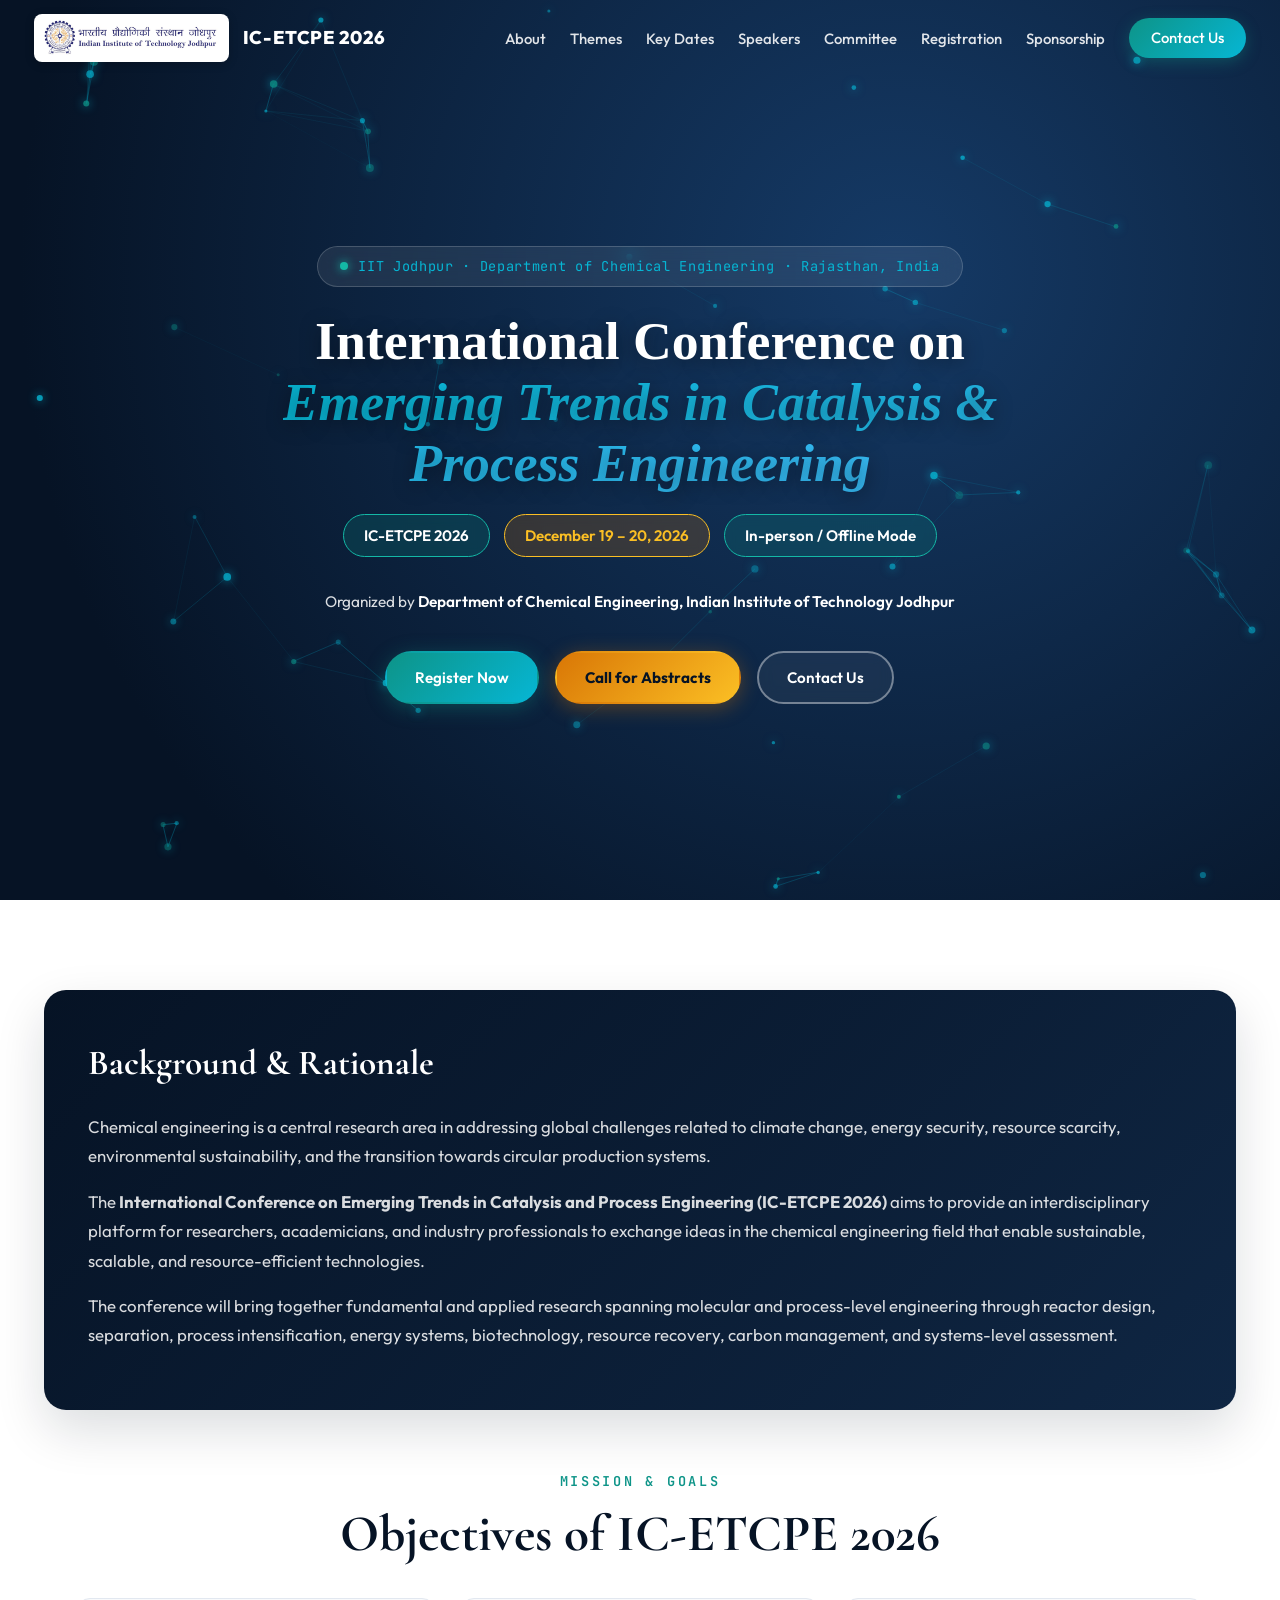
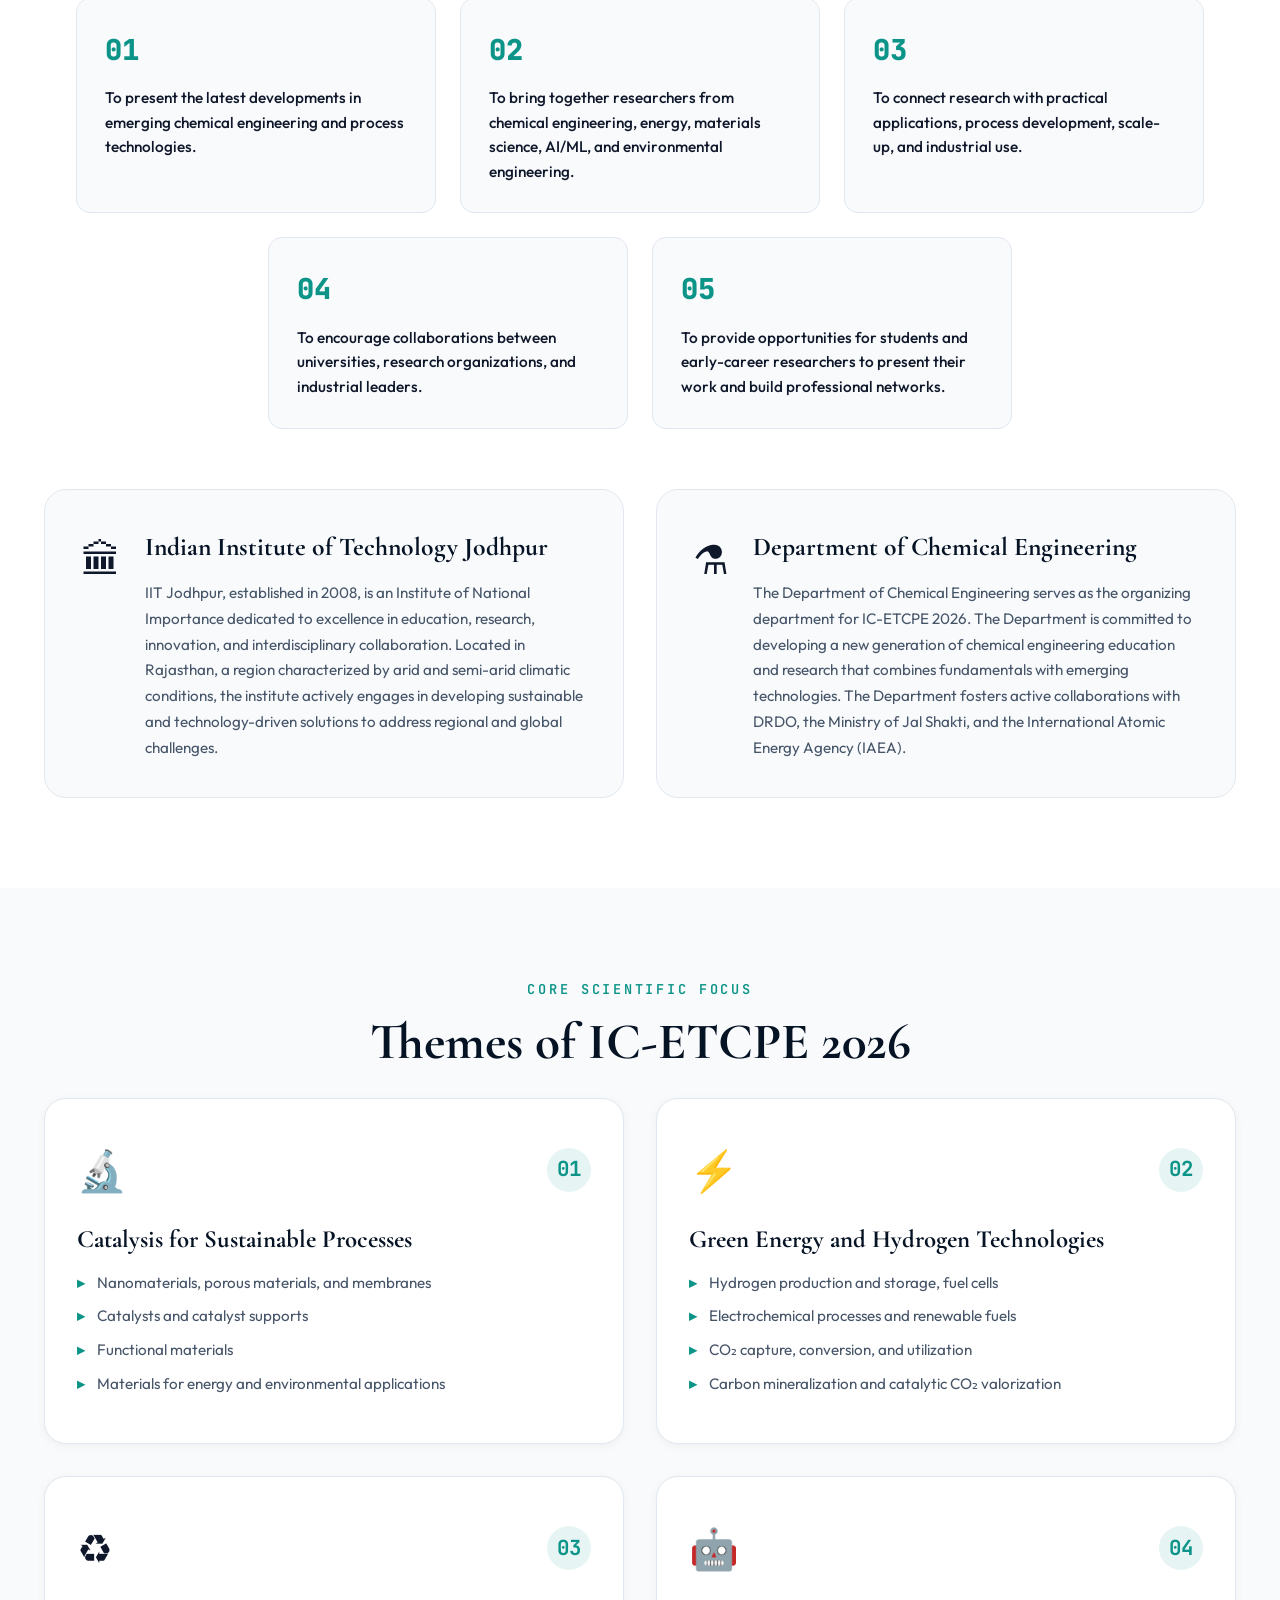
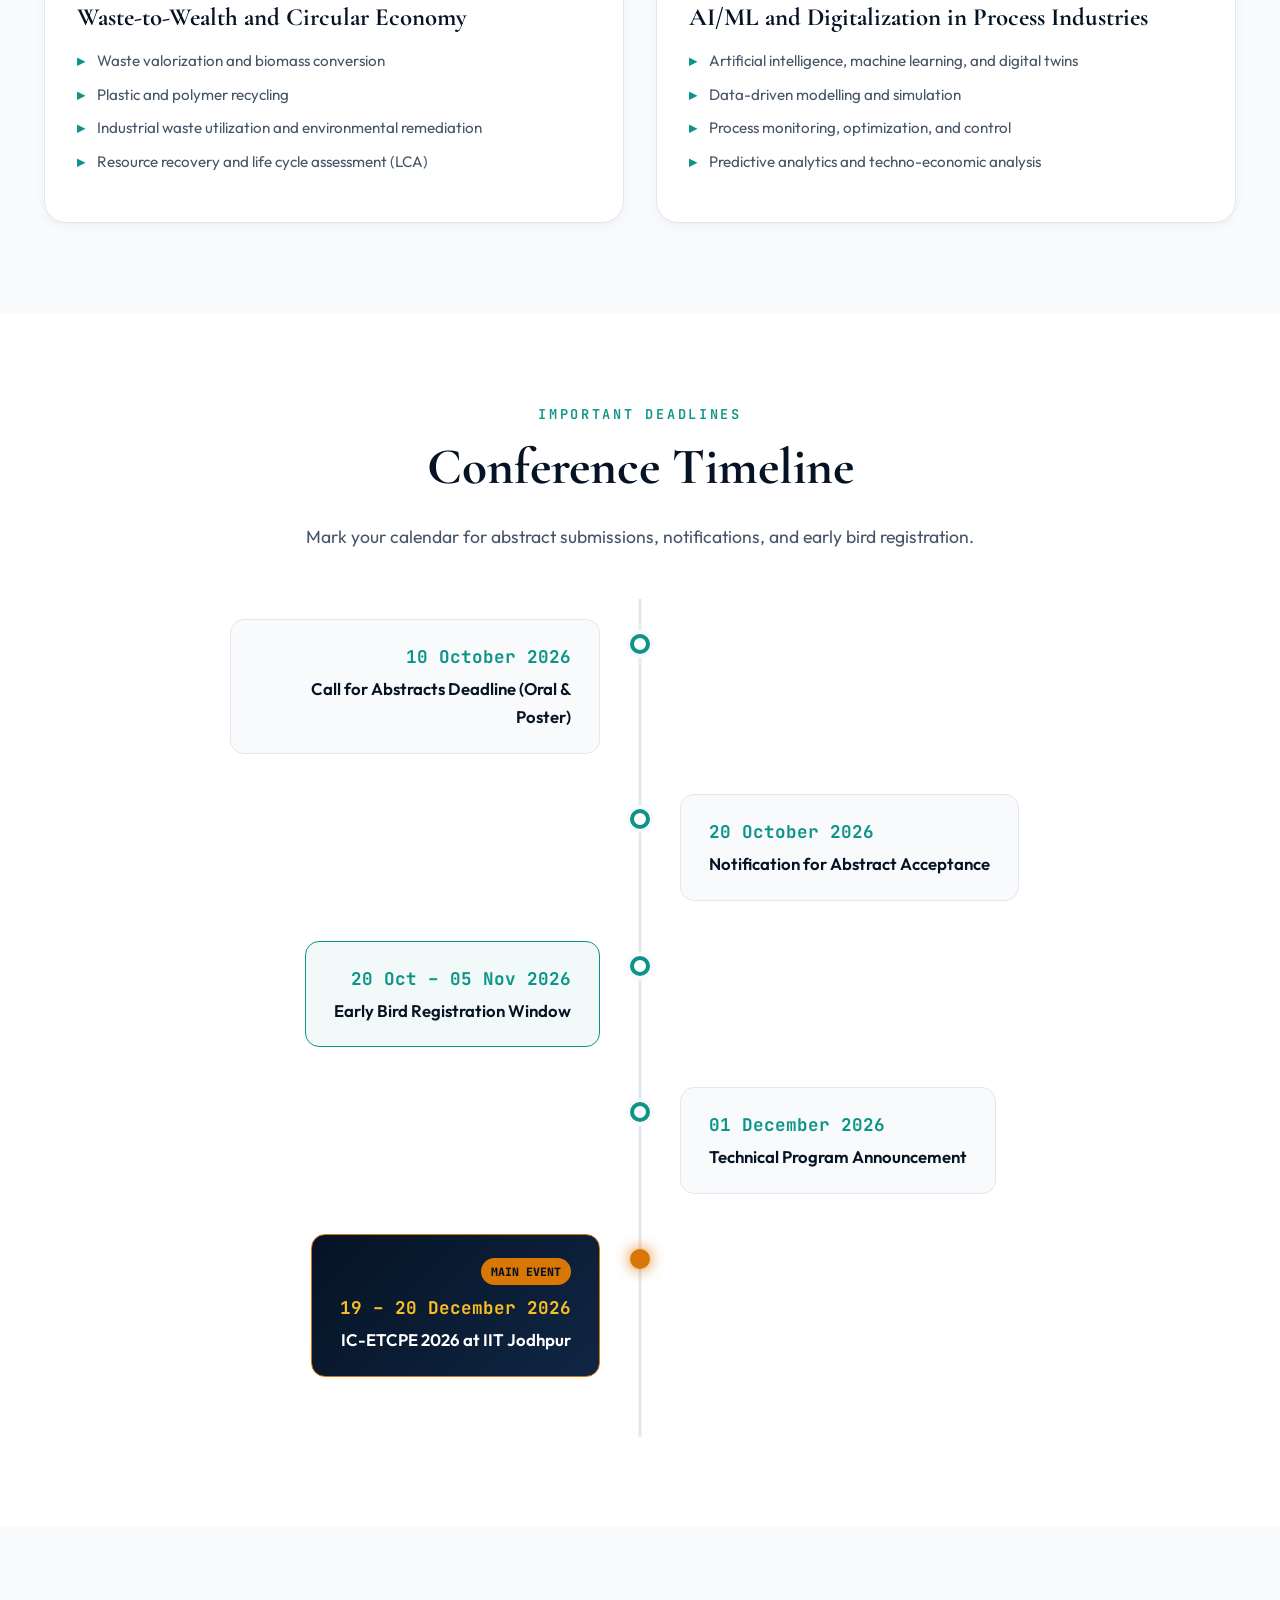
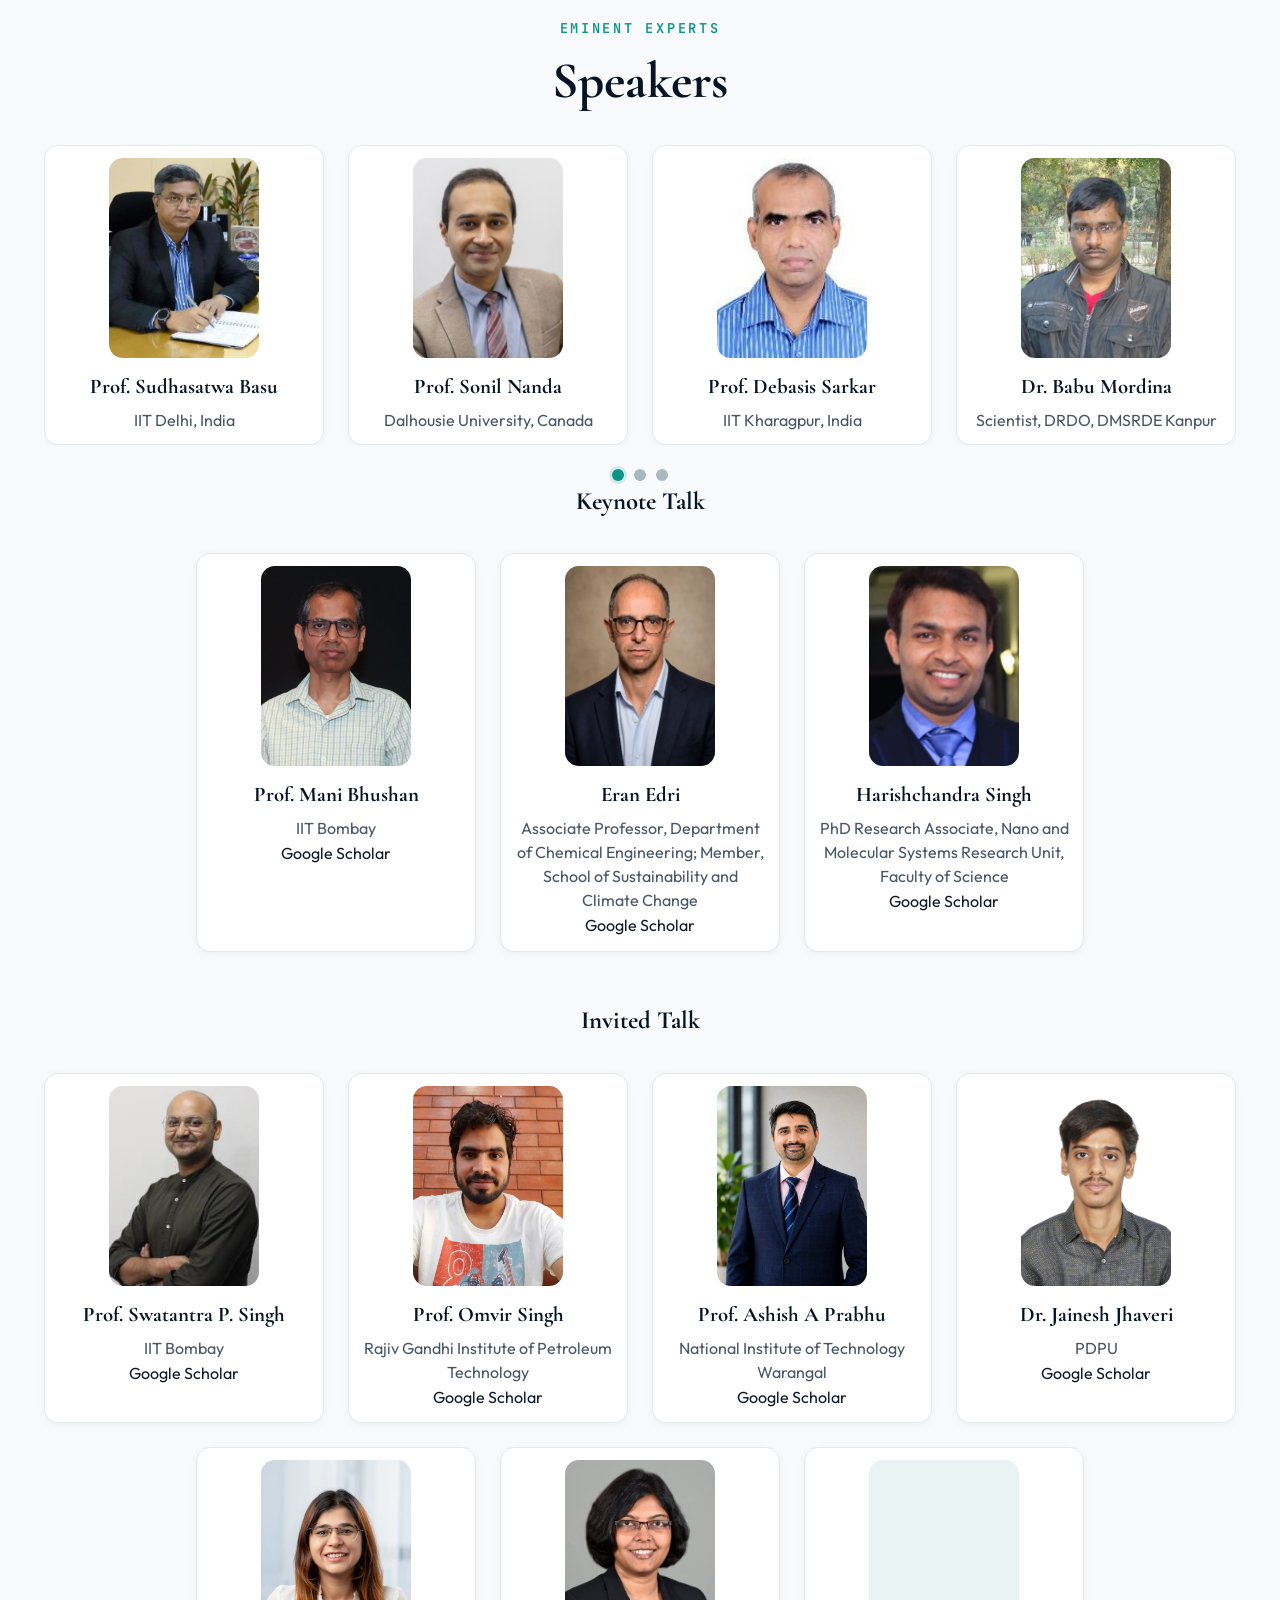
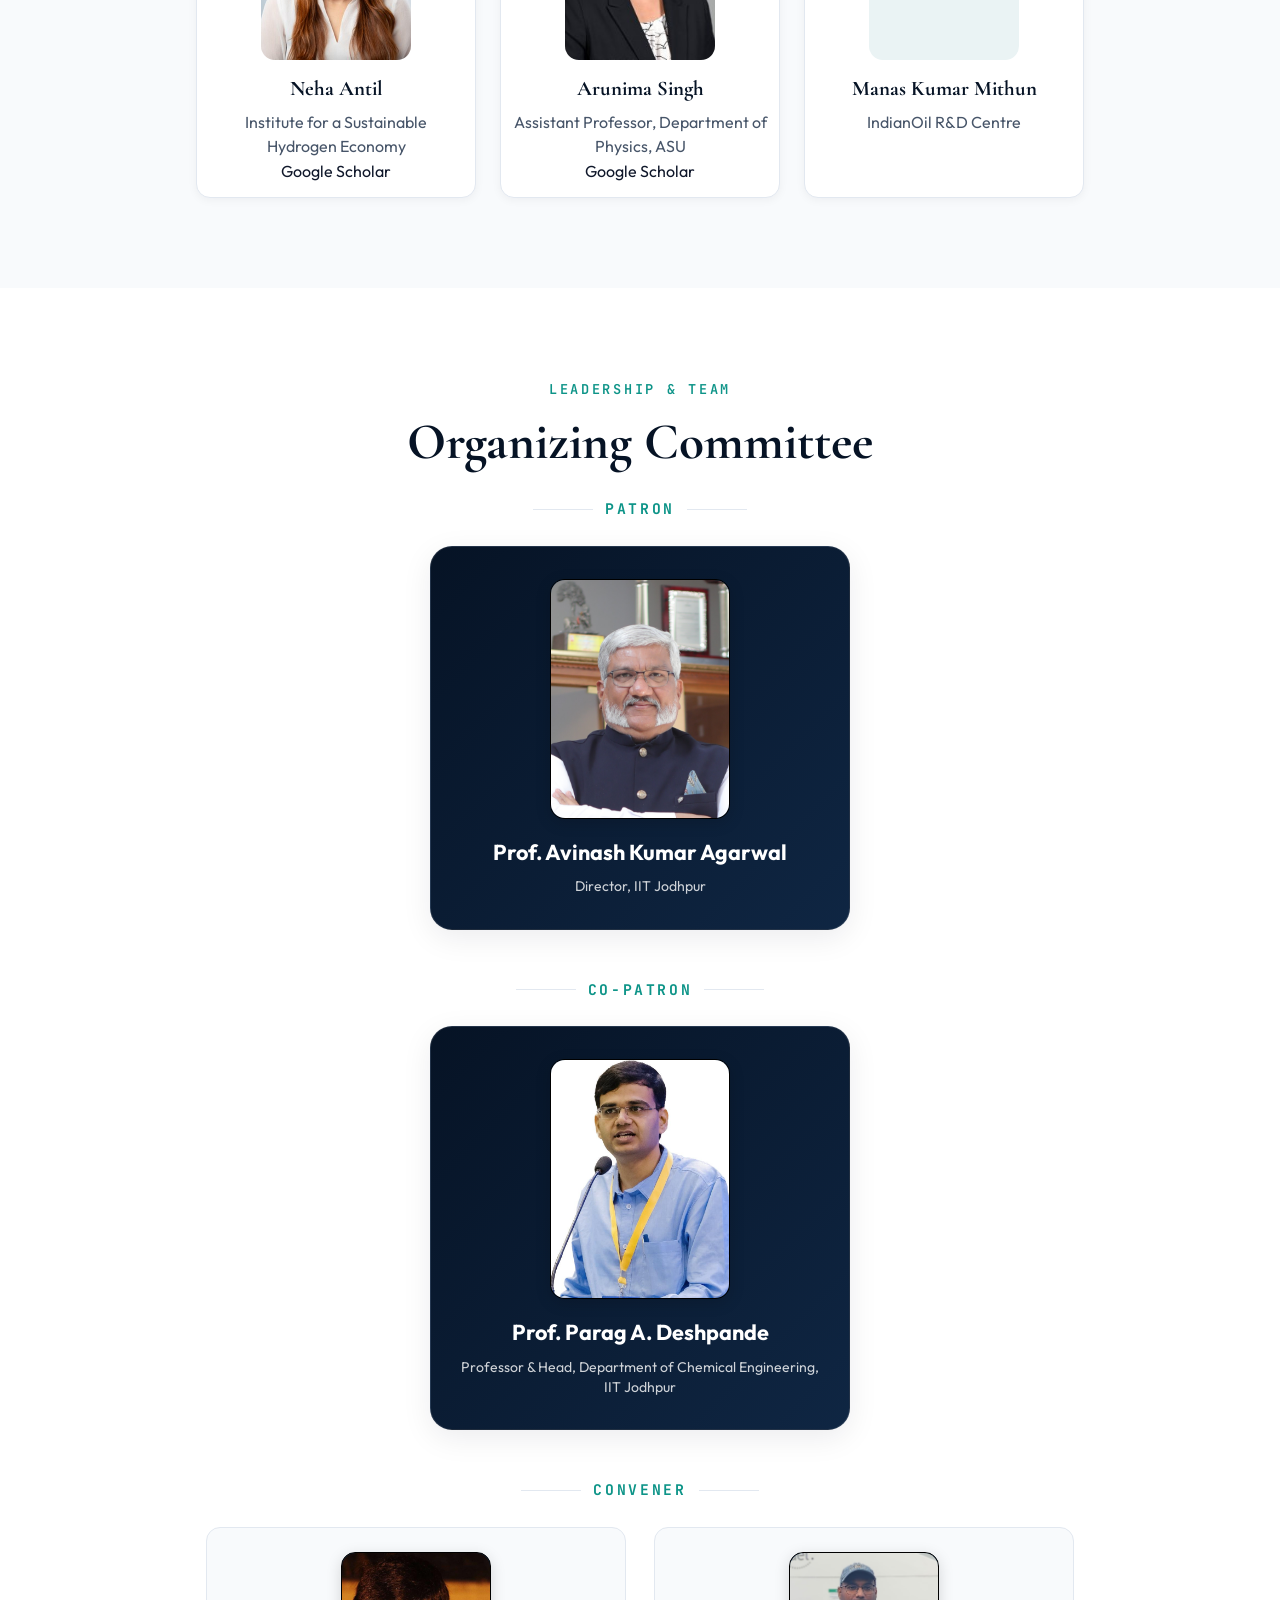
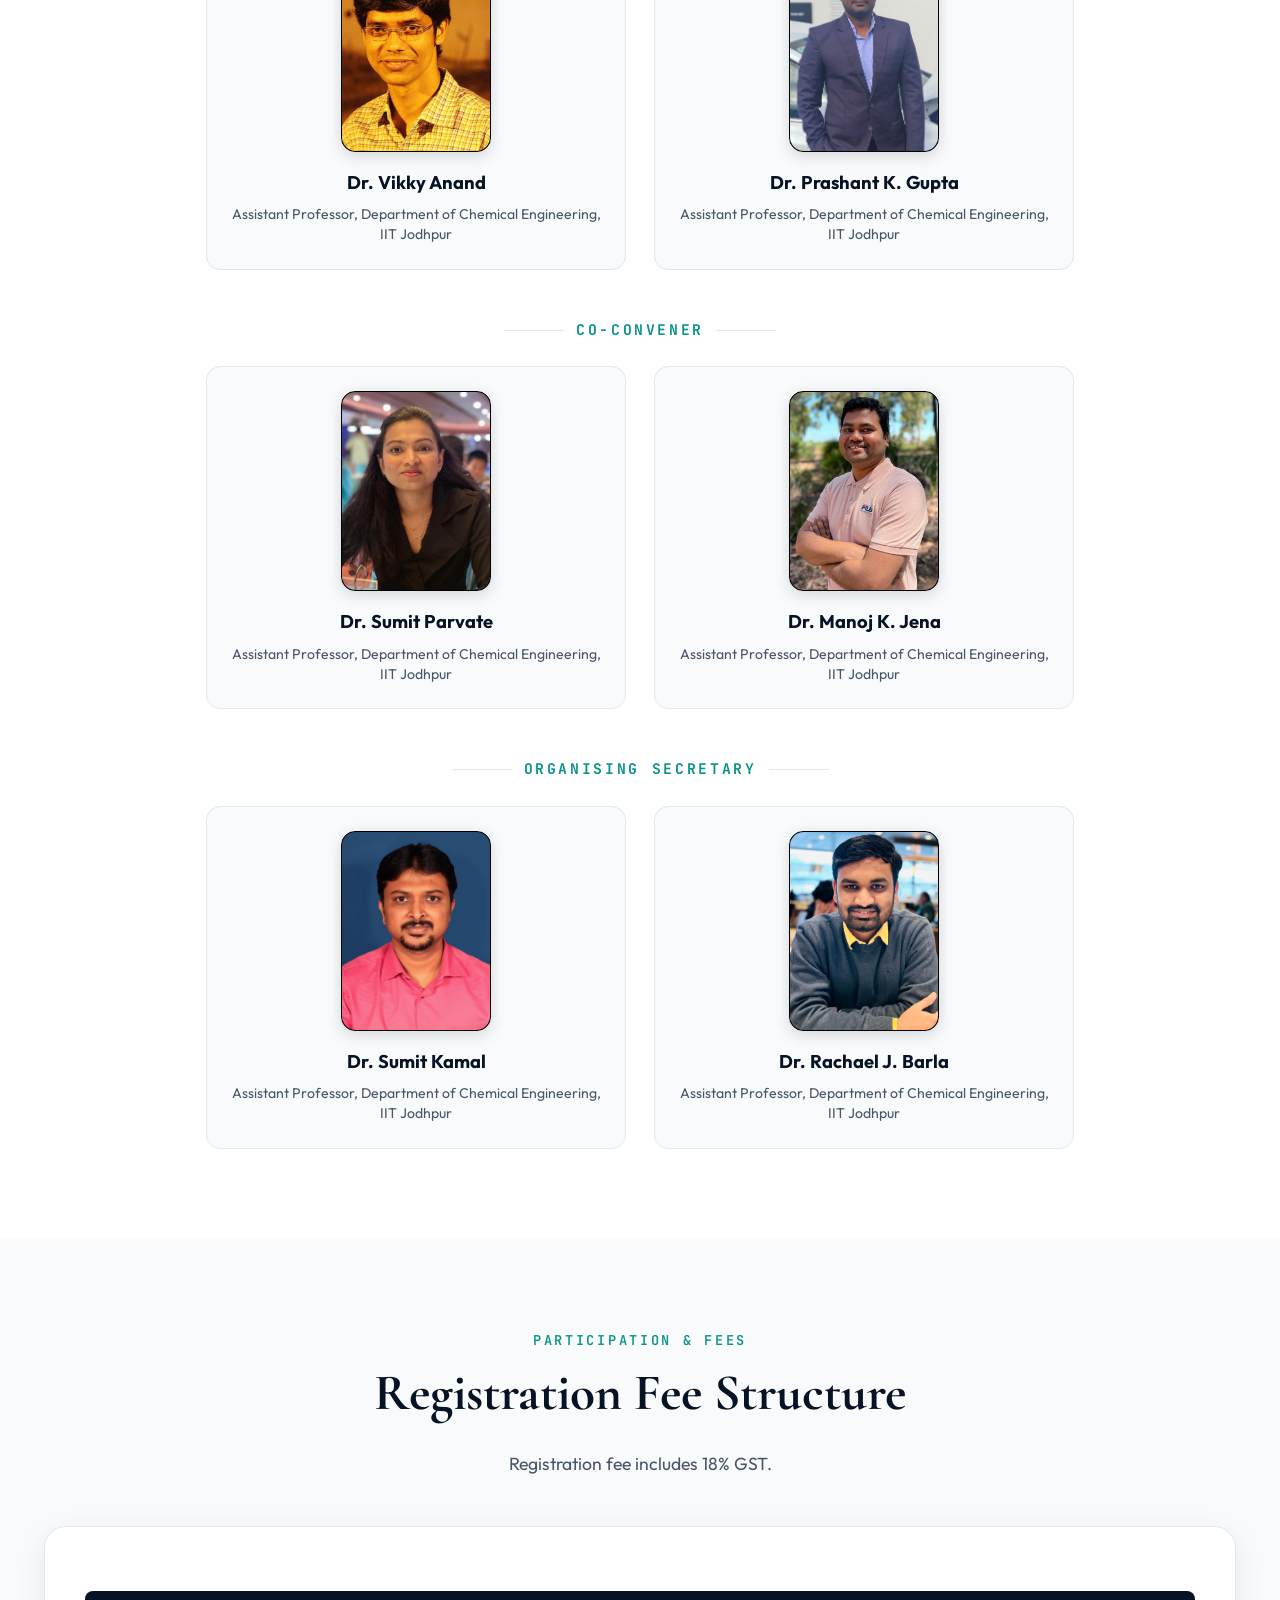
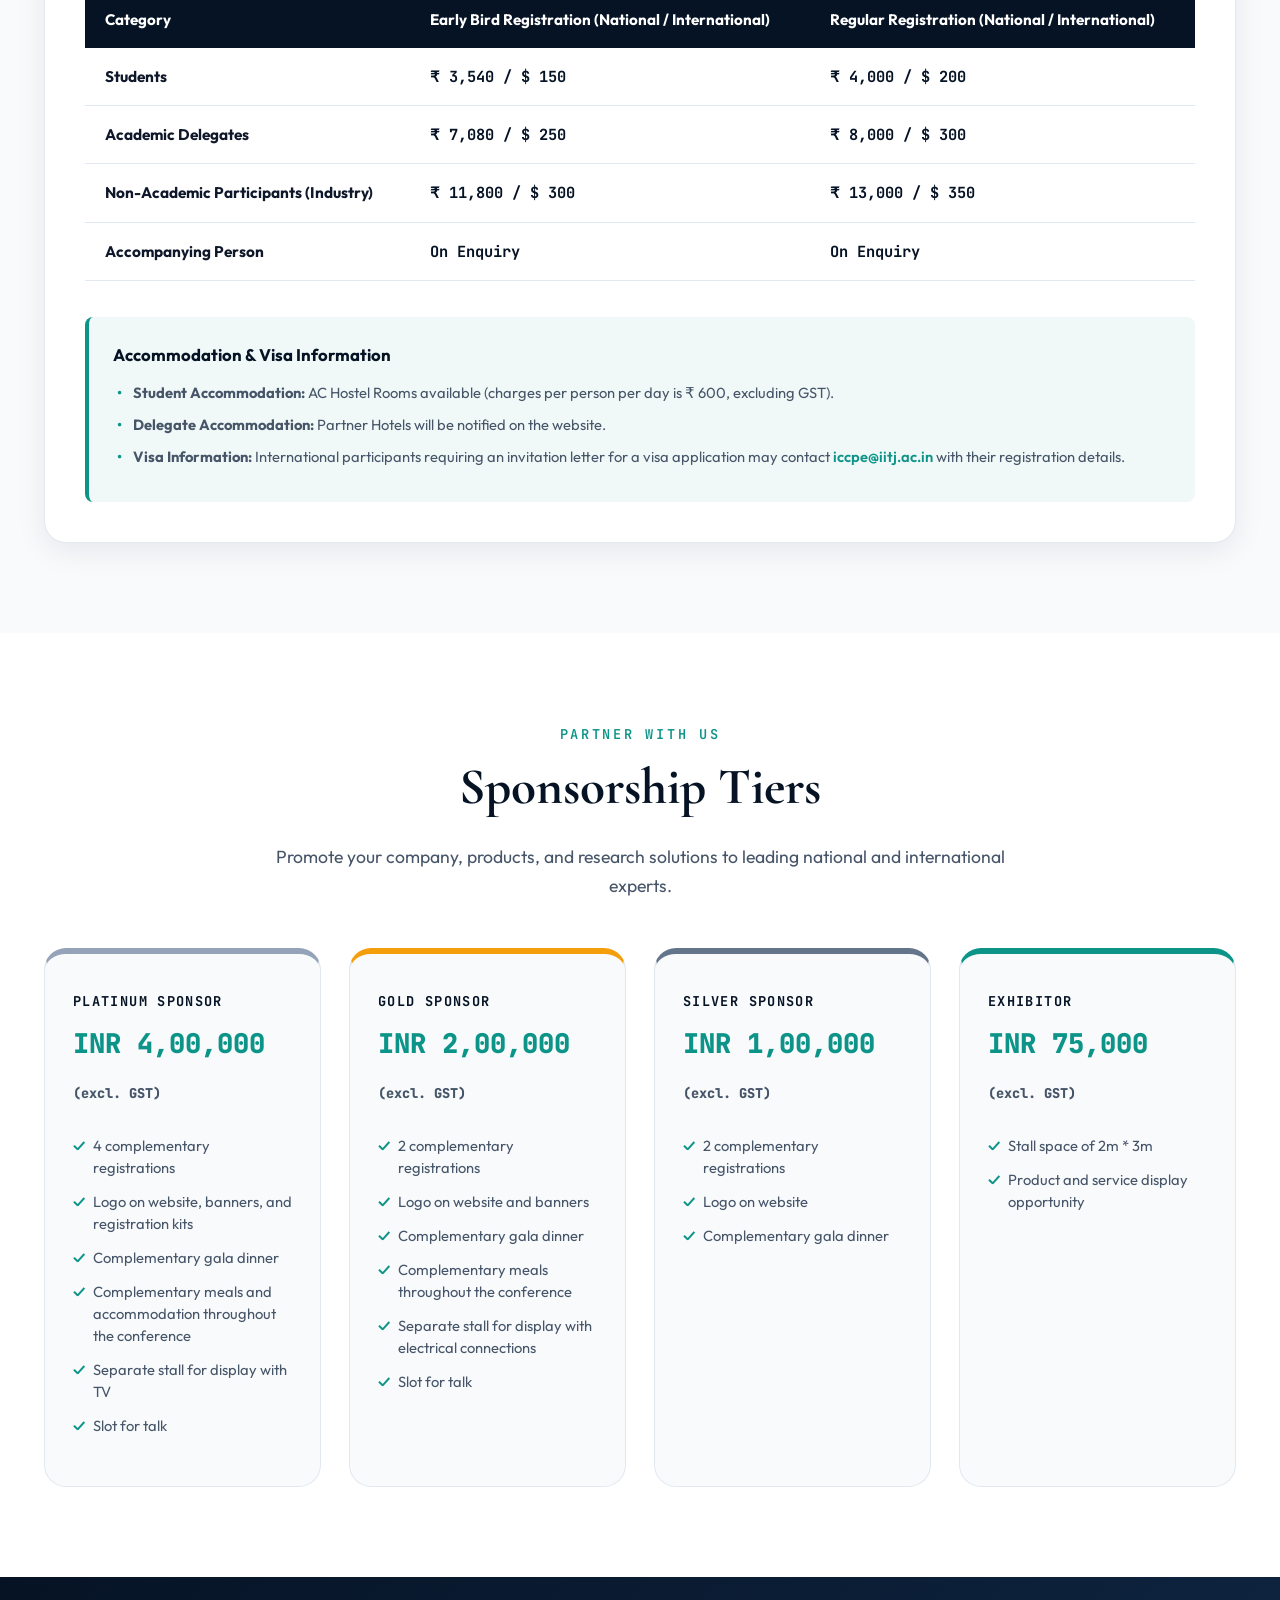
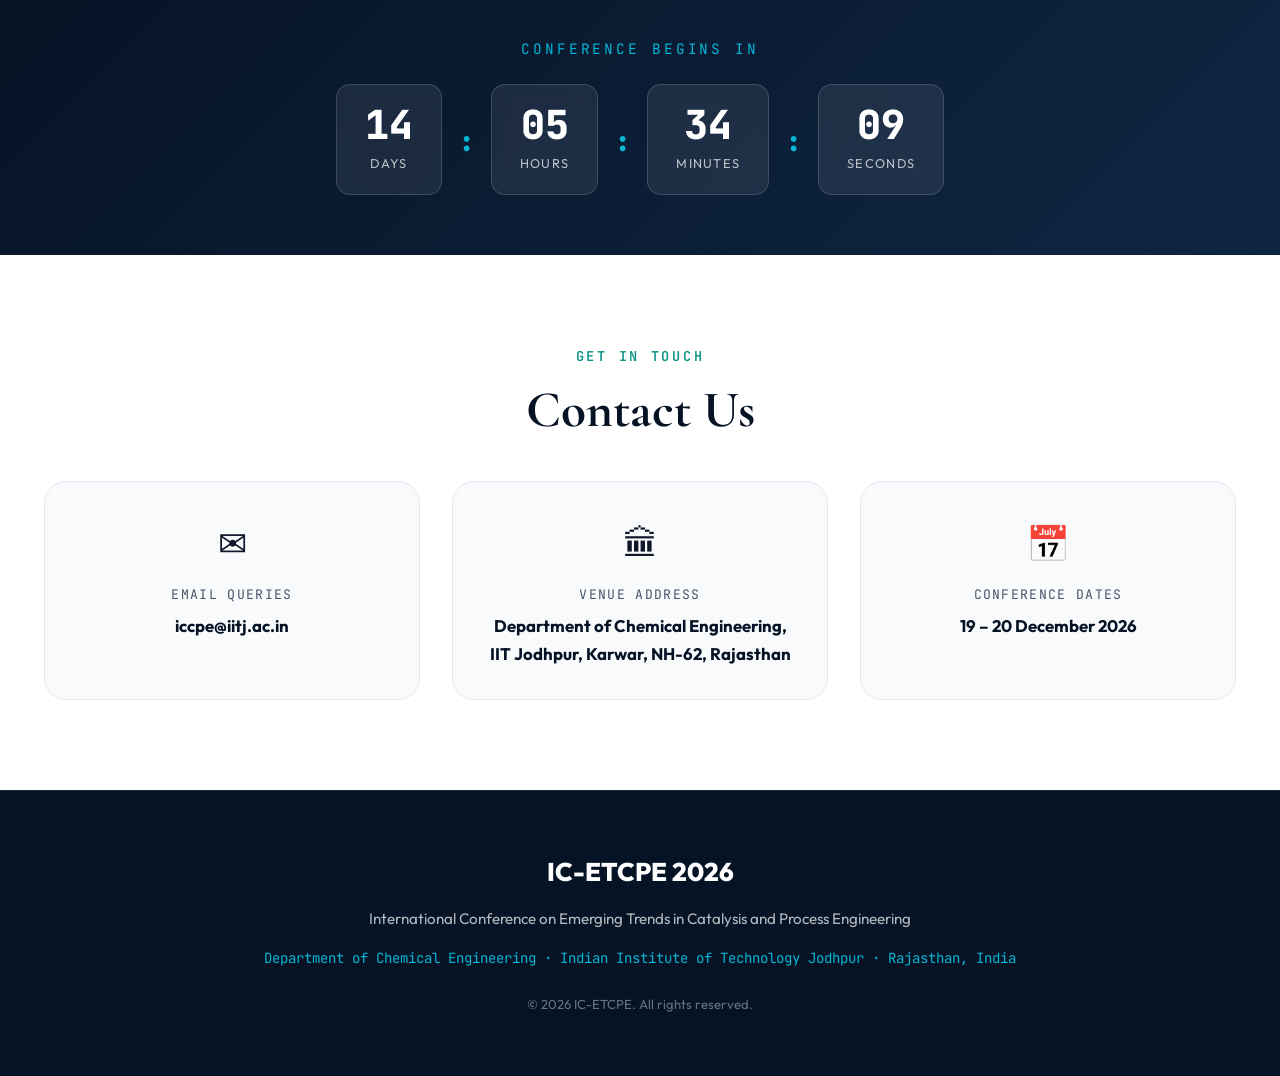
<file: index_standalone.html>
<!DOCTYPE html>
<html lang="en">
<head>
  <meta charset="UTF-8">
  <meta name="viewport" content="width=device-width, initial-scale=1.0">
  <meta name="description" content="International Conference on Emerging Trends in Catalysis and Process Engineering (IC-ETCPE 2026) at IIT Jodhpur, December 19-20, 2026.">
  <title>IC-ETCPE 2026 — International Conference on Emerging Trends in Catalysis and Process Engineering</title>
  
  <!-- Styling and Fonts -->
  <style>
/* =============================================
   IC-ETCPE 2026 — Official Conference Styles
   Department of Chemical Engineering, IIT Jodhpur
   ============================================= */

@import url('https://fonts.googleapis.com/css2?family=Cormorant+Garamond:ital,wght@0,500;0,600;0,700;1,600&family=Outfit:wght@300;400;500;600;700&family=JetBrains+Mono:wght@400;500;600&display=swap');

:root {
  /* Color System */
  --navy-deep:   #061325;
  --navy-mid:    #0f2643;
  --navy-light:  #1a3a60;
  --teal-primary:#0d9488;
  --teal-light:  #14b8a6;
  --cyan-accent: #06b6d4;
  --amber-gold:  #d97706;
  --amber-light: #fbbf24;
  --sand-bg:     #f8fafc;
  --white:       #ffffff;
  --text-dark:   #0f172a;
  --text-muted:  #475569;
  --text-light:  #94a3b8;
  --border-light:#e2e8f0;

  /* Fonts */
  --font-serif:  'Cormorant Garamond', Georgia, serif;
  --font-sans:   'Outfit', -apple-system, BlinkMacSystemFont, sans-serif;
  --font-mono:   'JetBrains Mono', monospace;

  /* Visual Tokens */
  --radius-sm:   8px;
  --radius-md:   14px;
  --radius-lg:   22px;
  --shadow-sm:   0 2px 10px rgba(6, 19, 37, 0.05);
  --shadow-md:   0 8px 30px rgba(6, 19, 37, 0.08);
  --shadow-lg:   0 20px 50px rgba(6, 19, 37, 0.14);
  --glass-bg:    rgba(15, 38, 67, 0.88);
  --transition:  all 0.3s cubic-bezier(0.16, 1, 0.3, 1);
}

/* RESET */
*, *::before, *::after {
  box-sizing: border-box;
  margin: 0;
  padding: 0;
}

html {
  scroll-behavior: smooth;
  scroll-padding-top: 90px;
}

body {
  font-family: var(--font-sans);
  color: var(--text-dark);
  background-color: var(--sand-bg);
  line-height: 1.65;
  overflow-x: hidden;
  -webkit-font-smoothing: antialiased;
}

a {
  color: inherit;
  text-decoration: none;
}

ul {
  list-style: none;
}

img {
  max-width: 100%;
  height: auto;
  display: block;
}

/* UTILITIES & CONTAINERS */
.container {
  max-width: 1240px;
  margin: 0 auto;
  padding: 0 24px;
}

.section {
  padding: 90px 0;
}

.section-label {
  font-family: var(--font-mono);
  font-size: 0.85rem;
  letter-spacing: 0.2em;
  text-transform: uppercase;
  color: var(--teal-primary);
  font-weight: 600;
  margin-bottom: 12px;
  display: inline-block;
}

.section-label.center {
  display: block;
  text-align: center;
}

.section-heading {
  font-family: var(--font-serif);
  font-size: clamp(2.2rem, 4vw, 3.2rem);
  font-weight: 700;
  color: var(--navy-deep);
  line-height: 1.2;
  margin-bottom: 24px;
}

.section-heading.center {
  text-align: center;
}

.section-desc {
  font-size: 1.1rem;
  color: var(--text-muted);
  max-width: 780px;
  margin: 0 auto 48px auto;
  text-align: center;
}

.hidden {
  display: none !important;
}

/* BUTTONS */
.btn {
  display: inline-flex;
  align-items: center;
  justify-content: center;
  gap: 8px;
  padding: 12px 28px;
  border-radius: 99px;
  font-size: 0.95rem;
  font-weight: 600;
  cursor: pointer;
  transition: var(--transition);
  text-align: center;
  border: 2px solid transparent;
  white-space: nowrap;
}

.btn-primary {
  background: linear-gradient(135deg, var(--teal-primary), var(--cyan-accent));
  color: var(--white);
  box-shadow: 0 4px 20px rgba(13, 148, 136, 0.35);
}

.btn-primary:hover {
  transform: translateY(-2px);
  box-shadow: 0 8px 25px rgba(13, 148, 136, 0.45);
}

.btn-amber {
  background: linear-gradient(135deg, var(--amber-gold), var(--amber-light));
  color: var(--navy-deep);
  font-weight: 700;
  box-shadow: 0 4px 20px rgba(217, 119, 6, 0.35);
}

.btn-amber:hover {
  transform: translateY(-2px);
  box-shadow: 0 8px 25px rgba(217, 119, 6, 0.45);
}

.btn-outline {
  border-color: rgba(255, 255, 255, 0.4);
  color: var(--white);
  background: rgba(255, 255, 255, 0.05);
  backdrop-filter: blur(8px);
}

.btn-outline:hover {
  background: rgba(255, 255, 255, 0.15);
  border-color: var(--white);
}

/* NAVIGATION */
.nav {
  position: fixed;
  top: 0;
  left: 0;
  right: 0;
  z-index: 1000;
  transition: var(--transition);
  padding: 14px 0;
}

.nav.scrolled {
  background: var(--glass-bg);
  backdrop-filter: blur(16px);
  padding: 10px 0;
  box-shadow: 0 4px 30px rgba(0, 0, 0, 0.25);
  border-bottom: 1px solid rgba(255, 255, 255, 0.12);
}

.nav-inner {
  display: flex;
  align-items: center;
  justify-content: space-between;
  max-width: 1260px;
  margin: 0 auto;
  padding: 0 24px;
}

.nav-brand {
  display: flex;
  align-items: center;
  gap: 14px;
  white-space: nowrap;
}

.nav-iitj-logo {
  height: 48px;
  width: auto;
  object-fit: contain;
  border-radius: var(--radius-sm);
  background: var(--white);
  padding: 4px 8px;
  border: 1px solid rgba(255, 255, 255, 0.6);
  box-shadow: 0 2px 10px rgba(0, 0, 0, 0.2);
}

.nav-conf-badge {
  display: flex;
  flex-direction: column;
}

.nav-acronym {
  font-family: var(--font-sans);
  font-size: 1.15rem;
  font-weight: 800;
  color: var(--white);
  letter-spacing: 0.03em;
  line-height: 1;
}

.nav-sub-tag {
  font-family: var(--font-mono);
  font-size: 0.68rem;
  color: var(--cyan-accent);
  letter-spacing: 0.1em;
  margin-top: 3px;
}

.nav-links {
  display: flex;
  align-items: center;
  gap: 24px;
}

.nav-links a {
  font-size: 0.93rem;
  font-weight: 500;
  color: rgba(255, 255, 255, 0.88);
  transition: var(--transition);
  position: relative;
  white-space: nowrap;
}

.nav-links a:hover {
  color: var(--cyan-accent);
}

.nav-cta {
  background: linear-gradient(135deg, var(--teal-primary), var(--cyan-accent));
  color: var(--white) !important;
  padding: 8px 22px;
  border-radius: 99px;
  font-weight: 600;
  box-shadow: 0 4px 15px rgba(13, 148, 136, 0.35);
  white-space: nowrap !important;
  display: inline-flex;
  align-items: center;
}

.nav-cta:hover {
  transform: translateY(-2px);
  box-shadow: 0 6px 20px rgba(13, 148, 136, 0.5);
}

/* HAMBURGER */
.hamburger {
  display: none;
  flex-direction: column;
  gap: 5px;
  background: none;
  border: none;
  cursor: pointer;
  padding: 8px;
}

.hamburger span {
  width: 26px;
  height: 2px;
  background: var(--white);
  border-radius: 2px;
  transition: var(--transition);
}

/* HERO SECTION */
.hero {
  position: relative;
  min-height: 100vh;
  background: radial-gradient(circle at 70% 30%, #153a66 0%, #061325 80%);
  display: flex;
  align-items: center;
  justify-content: center;
  padding: 130px 24px 80px 24px;
  overflow: hidden;
  color: var(--white);
}

#hero-canvas {
  position: absolute;
  top: 0;
  left: 0;
  width: 100%;
  height: 100%;
  z-index: 1;
  pointer-events: none;
}

.hero-content {
  position: relative;
  z-index: 2;
  max-width: 960px;
  text-align: center;
}

.hero-eyebrow {
  display: inline-flex;
  align-items: center;
  gap: 10px;
  padding: 8px 22px;
  border-radius: 99px;
  background: rgba(255, 255, 255, 0.08);
  border: 1px solid rgba(255, 255, 255, 0.18);
  backdrop-filter: blur(10px);
  font-family: var(--font-mono);
  font-size: 0.85rem;
  color: var(--cyan-accent);
  margin-bottom: 24px;
  letter-spacing: 0.05em;
}

.hero-eyebrow-dot {
  width: 8px;
  height: 8px;
  border-radius: 50%;
  background: var(--teal-light);
  box-shadow: 0 0 10px var(--teal-light);
}

.hero-title {
  font-family: Cambria, Georgia, 'Times New Roman', serif;
  font-size: clamp(2rem, 4.2vw, 3.4rem);
  font-weight: 700;
  line-height: 1.14;
  margin-bottom: 20px;
  color: #ffffff;
  text-shadow: 0 4px 20px rgba(0, 0, 0, 0.4);
}

.hero-title em {
  font-style: italic;
  color: var(--cyan-accent);
  background: linear-gradient(135deg, #06b6d4, #38bdf8);
  -webkit-background-clip: text;
  -webkit-text-fill-color: transparent;
}

.hero-subtitle {
  font-size: clamp(1.1rem, 2vw, 1.3rem);
  color: rgba(255, 255, 255, 0.88);
  font-weight: 400;
  max-width: 800px;
  margin: 0 auto 32px auto;
  line-height: 1.5;
}

.hero-badge-wrap {
  display: flex;
  align-items: center;
  justify-content: center;
  gap: 14px;
  margin-bottom: 32px;
  flex-wrap: wrap;
}

.hero-pill {
  background: rgba(13, 148, 136, 0.2);
  border: 1px solid var(--teal-light);
  color: var(--white);
  padding: 8px 20px;
  border-radius: 99px;
  font-weight: 600;
  font-size: 0.95rem;
  backdrop-filter: blur(6px);
  white-space: nowrap;
}

.hero-pill.dates {
  background: rgba(217, 119, 6, 0.2);
  border-color: var(--amber-light);
  color: var(--amber-light);
}

.hero-organiser {
  margin-bottom: 36px;
  font-size: 0.96rem;
  color: rgba(255, 255, 255, 0.85);
}

.hero-organiser strong {
  color: var(--white);
  font-weight: 600;
}

.hero-actions {
  display: flex;
  align-items: center;
  justify-content: center;
  gap: 16px;
  flex-wrap: wrap;
}

/* ABOUT SECTION */
.about {
  background: var(--white);
}

.about-card-hero {
  background: linear-gradient(135deg, var(--navy-deep), var(--navy-mid));
  color: var(--white);
  border-radius: var(--radius-lg);
  padding: 44px;
  box-shadow: var(--shadow-lg);
  margin-bottom: 60px;
  position: relative;
  overflow: hidden;
}

.about-card-hero h3 {
  font-family: var(--font-serif);
  font-size: 2.2rem;
  color: var(--white);
  margin-bottom: 20px;
}

.about-card-hero p {
  color: rgba(255, 255, 255, 0.85);
  font-size: 1.05rem;
  line-height: 1.75;
  margin-bottom: 16px;
}

/* OBJECTIVES GRID (3 in Row 1, 2 Centered in Row 2) */
.objectives-grid {
  display: flex;
  flex-wrap: wrap;
  justify-content: center;
  gap: 24px;
  margin-top: 32px;
}

.obj-card {
  flex: 1 1 calc(33.333% - 24px);
  min-width: 290px;
  max-width: 360px;
  background: var(--sand-bg);
  border: 1px solid var(--border-light);
  border-radius: var(--radius-md);
  padding: 28px;
  transition: var(--transition);
}

.obj-card:hover {
  transform: translateY(-5px);
  box-shadow: var(--shadow-md);
  border-color: var(--teal-light);
}

.obj-num {
  font-family: var(--font-mono);
  font-size: 1.8rem;
  font-weight: 800;
  color: var(--teal-primary);
  margin-bottom: 12px;
}

.obj-card p {
  color: var(--text-dark);
  font-size: 0.96rem;
  font-weight: 500;
  line-height: 1.6;
}

/* INSTITUTION CARDS */
.inst-grid {
  display: grid;
  grid-template-columns: repeat(auto-fit, minmax(480px, 1fr));
  gap: 32px;
  margin-top: 60px;
}

.inst-card {
  background: var(--sand-bg);
  border: 1px solid var(--border-light);
  border-radius: var(--radius-lg);
  padding: 36px;
  display: flex;
  gap: 24px;
  transition: var(--transition);
}

.inst-card:hover {
  box-shadow: var(--shadow-md);
  border-color: rgba(13, 148, 136, 0.4);
}

.inst-icon {
  font-size: 2.5rem;
  flex-shrink: 0;
}

.inst-card h3 {
  font-family: var(--font-serif);
  font-size: 1.6rem;
  color: var(--navy-deep);
  margin-bottom: 12px;
}

.inst-card p {
  color: var(--text-muted);
  font-size: 0.95rem;
  line-height: 1.7;
}

/* THEMES GRID (Pairs of 2, 2x2 Grid) */
.themes {
  background: var(--sand-bg);
}

.themes-grid {
  display: grid;
  grid-template-columns: repeat(2, 1fr);
  gap: 32px;
}

.theme-card {
  background: var(--white);
  border-radius: var(--radius-lg);
  padding: 38px 32px;
  box-shadow: var(--shadow-sm);
  border: 1px solid var(--border-light);
  transition: var(--transition);
  display: flex;
  flex-direction: column;
}

.theme-card:hover {
  transform: translateY(-6px);
  box-shadow: var(--shadow-lg);
  border-color: var(--teal-primary);
}

.theme-top {
  display: flex;
  align-items: center;
  justify-content: space-between;
  margin-bottom: 20px;
}

.theme-icon {
  font-size: 2.5rem;
}

.theme-num {
  font-family: var(--font-mono);
  font-size: 1.3rem;
  font-weight: 700;
  color: var(--teal-primary);
  background: rgba(13, 148, 136, 0.1);
  width: 44px;
  height: 44px;
  border-radius: 50%;
  display: flex;
  align-items: center;
  justify-content: center;
}

.theme-card h3 {
  font-family: var(--font-serif);
  font-size: 1.55rem;
  color: var(--navy-deep);
  margin-bottom: 16px;
  line-height: 1.3;
}

.theme-card ul {
  margin-top: auto;
}

.theme-card li {
  position: relative;
  padding-left: 20px;
  margin-bottom: 10px;
  font-size: 0.95rem;
  color: var(--text-muted);
  line-height: 1.55;
}

.theme-card li::before {
  content: '▸';
  position: absolute;
  left: 0;
  color: var(--teal-primary);
  font-weight: bold;
}

/* DATES & TIMELINE */
.dates {
  background: var(--white);
}

.timeline {
  position: relative;
  max-width: 900px;
  margin: 40px auto 0 auto;
  padding: 20px 0;
}

.timeline::before {
  content: '';
  position: absolute;
  top: 0;
  bottom: 0;
  left: 50%;
  width: 3px;
  background: var(--border-light);
  transform: translateX(-50%);
}

.tl-item {
  position: relative;
  width: 50%;
  padding: 0 40px;
  margin-bottom: 40px;
}

.tl-item:nth-child(odd) {
  left: 0;
  text-align: right;
}

.tl-item:nth-child(even) {
  left: 50%;
  text-align: left;
}

.tl-dot {
  position: absolute;
  top: 15px;
  width: 20px;
  height: 20px;
  border-radius: 50%;
  background: var(--white);
  border: 4px solid var(--teal-primary);
  box-shadow: 0 0 0 4px var(--sand-bg);
  z-index: 2;
}

.tl-item:nth-child(odd) .tl-dot {
  right: -10px;
}

.tl-item:nth-child(even) .tl-dot {
  left: -10px;
}

.tl-dot.conference {
  border-color: var(--amber-gold);
  background: var(--amber-gold);
  box-shadow: 0 0 15px var(--amber-gold);
}

.tl-card {
  background: var(--sand-bg);
  border: 1px solid var(--border-light);
  border-radius: var(--radius-md);
  padding: 22px 28px;
  display: inline-block;
  max-width: 100%;
  transition: var(--transition);
}

.tl-card:hover {
  transform: scale(1.03);
  box-shadow: var(--shadow-md);
}

.tl-card.highlight {
  border-color: var(--teal-primary);
  background: rgba(13, 148, 136, 0.05);
}

.tl-card.conf-card {
  border-color: var(--amber-gold);
  background: linear-gradient(135deg, var(--navy-deep), var(--navy-mid));
  color: var(--white);
}

.tl-badge {
  display: inline-block;
  font-family: var(--font-mono);
  font-size: 0.72rem;
  text-transform: uppercase;
  padding: 4px 10px;
  border-radius: 99px;
  background: var(--teal-primary);
  color: var(--white);
  margin-bottom: 8px;
  font-weight: 600;
}

.tl-badge.conf-badge {
  background: var(--amber-gold);
  color: var(--navy-deep);
  font-weight: 800;
}

.tl-date {
  font-family: var(--font-mono);
  font-weight: 700;
  font-size: 1.1rem;
  color: var(--teal-primary);
  margin-bottom: 4px;
}

.conf-card .tl-date {
  color: var(--amber-light);
}

.tl-event {
  font-size: 1.05rem;
  font-weight: 600;
  color: var(--navy-deep);
}

.conf-card .tl-event {
  color: var(--white);
}

/* REQUIREMENT 1: TO BE ANNOUNCED CARD FOR SPEAKERS */
.speakers {
  background: var(--sand-bg);
}

.speaker-carousel {
  margin: 32px auto 0;
}

.speaker-category + .speaker-category {
  margin-top: 48px;
}

.speaker-category-title {
  margin: 0;
  color: var(--navy-deep);
  font-family: var(--font-serif);
  font-size: 1.55rem;
  text-align: center;
}

.speaker-grid-all {
  display: flex;
  flex-wrap: wrap;
  justify-content: center;
  gap: 24px;
  margin: 32px auto 0;
}

.speaker-category .speaker-card {
  flex: 0 1 calc((100% - 72px) / 4);
}

.speaker-stage {
  position: relative;
  overflow: hidden;
}

.speaker-track {
  display: flex;
  gap: 24px;
  transition: transform 0.6s cubic-bezier(0.22, 0.61, 0.36, 1);
  will-change: transform;
}

.speaker-card {
  box-sizing: border-box;
  flex: 0 0 calc((100% - 72px) / 4);
  min-width: 0;
  padding: 12px;
  background: var(--white);
  border: 1px solid var(--border-light);
  border-radius: var(--radius-md);
  box-shadow: var(--shadow-sm);
  text-align: center;
}

.speaker-photo {
  width: 150px;
  height: 200px;
  margin: 0 auto 16px;
  overflow: hidden;
  border-radius: var(--radius-md);
  background: #eaf3f4;
}

.speaker-photo img {
  display: block;
  width: 100%;
  height: 100%;
  object-fit: cover;
}

.speaker-card .speaker-name {
  margin: 0 0 8px;
  color: var(--navy-deep);
  font-family: var(--font-serif);
  font-size: 1.3rem;
  line-height: 1.25;
}

.speaker-affiliation {
  margin: 0;
  color: var(--text-muted);
  line-height: 1.5;
}

.speaker-pagination {
  display: flex;
  justify-content: center;
  gap: 10px;
  margin-top: 24px;
}

.speaker-page {
  width: 12px;
  height: 12px;
  padding: 0;
  border: 0;
  border-radius: 50%;
  background: #aab9bd;
  cursor: pointer;
}

.speaker-page.is-active {
  background: var(--teal-primary);
  box-shadow: 0 0 0 3px rgba(13, 148, 136, 0.16);
}

.tba-card {
  background: var(--white);
  border-radius: var(--radius-lg);
  padding: 56px 36px;
  text-align: center;
  border: 2px dashed rgba(13, 148, 136, 0.4);
  box-shadow: var(--shadow-sm);
  max-width: 640px;
  margin: 32px auto 0 auto;
  transition: var(--transition);
}

.tba-card:hover {
  border-color: var(--cyan-accent);
  box-shadow: var(--shadow-md);
  transform: translateY(-4px);
}

.tba-badge {
  display: inline-block;
  font-family: var(--font-mono);
  font-size: 0.8rem;
  text-transform: uppercase;
  color: var(--teal-primary);
  background: rgba(13, 148, 136, 0.1);
  padding: 6px 18px;
  border-radius: 99px;
  font-weight: 600;
  margin-bottom: 16px;
  letter-spacing: 0.1em;
}

.tba-title {
  font-family: var(--font-serif);
  font-size: 2.4rem;
  color: var(--navy-deep);
  font-weight: 700;
  margin-bottom: 12px;
}

.tba-desc {
  font-size: 1.02rem;
  color: var(--text-muted);
  max-width: 500px;
  margin: 0 auto;
  line-height: 1.6;
}

/* STYLIZED PHOTO PLACEHOLDERS */
.photo-placeholder {
  width: 150px;
  height: 200px;
  border-radius: var(--radius-md);
  background: linear-gradient(135deg, #102a45, #07192e);
  border: 1px solid #000;
  color: var(--cyan-accent);
  font-family: var(--font-mono);
  font-size: 0.78rem;
  display: flex;
  align-items: center;
  justify-content: center;
  margin: 0 auto 16px auto;
  text-align: center;
  padding: 0;
  box-shadow: 0 4px 15px rgba(0, 0, 0, 0.15);
  transition: var(--transition);
}

.photo-placeholder.leader {
  width: 180px;
  height: 240px;
  border-color: #000;
  color: var(--amber-light);
}

.photo-placeholder img {
  width: 100%;
  height: 100%;
  object-fit: cover;
  border-radius: inherit;
  display: block;
}

/* REQUIREMENT 2: ORGANIZING COMMITTEE SUB-SECTIONS (PATRON, CO-PATRON, CONVENER, CO-CONVENER, SECRETARY) */
.committee {
  background: var(--white);
}

.comm-subsection {
  margin-bottom: 48px;
}

.comm-subsection:last-child {
  margin-bottom: 0;
}

.comm-sub-title {
  font-family: var(--font-mono);
  font-size: 0.92rem;
  text-transform: uppercase;
  letter-spacing: 0.18em;
  color: var(--teal-primary);
  text-align: center;
  margin-bottom: 24px;
  font-weight: 700;
  display: flex;
  align-items: center;
  justify-content: center;
  gap: 12px;
}

.comm-sub-title::before, .comm-sub-title::after {
  content: '';
  height: 1px;
  width: 60px;
  background: var(--border-light);
}

.comm-row-1 {
  display: flex;
  justify-content: center;
}

.comm-row-1 .leader-card, .comm-row-1 .comm-card {
  max-width: 420px;
  width: 100%;
}

.comm-row-2 {
  display: flex;
  justify-content: center;
  gap: 28px;
  flex-wrap: wrap;
}

.comm-row-2 .leader-card, .comm-row-2 .comm-card {
  flex: 1 1 calc(50% - 28px);
  max-width: 420px;
  min-width: 280px;
}

.leader-card {
  background: linear-gradient(135deg, var(--navy-deep), var(--navy-mid));
  color: var(--white);
  border-radius: var(--radius-lg);
  padding: 32px 28px;
  text-align: center;
  box-shadow: var(--shadow-md);
  border: 1px solid rgba(255, 255, 255, 0.1);
  transition: var(--transition);
}

.leader-card:hover {
  transform: translateY(-6px);
  box-shadow: var(--shadow-lg);
}

.leader-badge {
  font-family: var(--font-mono);
  font-size: 0.78rem;
  text-transform: uppercase;
  color: var(--amber-light);
  letter-spacing: 0.15em;
  margin-bottom: 14px;
  font-weight: 700;
}

.leader-name, .comm-name {
  font-family: var(--font-sans);
  font-size: 1.15rem;
  font-weight: 700;
  color: var(--navy-deep);
  margin-bottom: 6px;
  white-space: nowrap;
  overflow: hidden;
  text-overflow: ellipsis;
}

.leader-name {
  color: var(--white);
  font-size: 1.35rem;
}

.leader-role, .comm-role {
  font-size: 0.88rem;
  color: var(--text-muted);
  line-height: 1.45;
}

.leader-role {
  color: rgba(255, 255, 255, 0.8);
}

.comm-card {
  background: var(--sand-bg);
  border-radius: var(--radius-md);
  padding: 24px 20px;
  text-align: center;
  border: 1px solid var(--border-light);
  transition: var(--transition);
}

.comm-card:hover {
  transform: translateY(-4px);
  box-shadow: var(--shadow-sm);
  border-color: var(--teal-primary);
}

/* REGISTRATION SECTION */
.registration {
  background: var(--sand-bg);
}

.reg-card-main {
  background: var(--white);
  border-radius: var(--radius-lg);
  padding: 40px;
  box-shadow: var(--shadow-md);
  border: 1px solid var(--border-light);
}

.reg-table-wrap {
  overflow-x: auto;
  margin-top: 24px;
}

.reg-table {
  width: 100%;
  border-collapse: collapse;
  text-align: left;
}

.reg-table th {
  background: var(--navy-deep);
  color: var(--white);
  font-family: var(--font-sans);
  font-size: 0.95rem;
  font-weight: 700;
  padding: 16px 20px;
  white-space: nowrap;
}

.reg-table th:first-child {
  border-top-left-radius: var(--radius-sm);
}

.reg-table th:last-child {
  border-top-right-radius: var(--radius-sm);
}

.reg-table td {
  padding: 16px 20px;
  border-bottom: 1px solid var(--border-light);
  font-size: 0.96rem;
  color: var(--text-dark);
  white-space: nowrap;
}

.reg-table tr:hover td {
  background: rgba(13, 148, 136, 0.04);
}

.reg-table .price-val {
  font-family: var(--font-mono);
  font-weight: 700;
  color: var(--navy-deep);
}

.reg-notes {
  margin-top: 36px;
  background: rgba(13, 148, 136, 0.06);
  border-left: 4px solid var(--teal-primary);
  border-radius: var(--radius-sm);
  padding: 24px;
}

.reg-notes h4 {
  font-size: 1.05rem;
  color: var(--navy-deep);
  margin-bottom: 12px;
}

.reg-notes ul li {
  position: relative;
  padding-left: 20px;
  margin-bottom: 8px;
  font-size: 0.92rem;
  color: var(--text-muted);
}

.reg-notes ul li::before {
  content: '•';
  position: absolute;
  left: 4px;
  color: var(--teal-primary);
  font-weight: bold;
}

/* SPONSORSHIP SECTION (Draft 4 Pricing & Benefits) */
.sponsorship {
  background: var(--white);
}

.sponsor-grid {
  display: grid;
  grid-template-columns: repeat(auto-fit, minmax(260px, 1fr));
  gap: 28px;
  margin-top: 48px;
}

.sponsor-card {
  background: var(--sand-bg);
  border-radius: var(--radius-lg);
  padding: 36px 28px;
  border: 1px solid var(--border-light);
  transition: var(--transition);
  display: flex;
  flex-direction: column;
}

.sponsor-card:hover {
  transform: translateY(-8px);
  box-shadow: var(--shadow-lg);
}

.sponsor-card.platinum {
  border-top: 6px solid #94a3b8;
}

.sponsor-card.gold {
  border-top: 6px solid #f59e0b;
}

.sponsor-card.silver {
  border-top: 6px solid #64748b;
}

.sponsor-card.exhibitor {
  border-top: 6px solid var(--teal-primary);
}

.sponsor-tier-label {
  font-family: var(--font-mono);
  font-size: 0.85rem;
  text-transform: uppercase;
  font-weight: 700;
  letter-spacing: 0.1em;
  color: var(--navy-deep);
  margin-bottom: 8px;
}

.sponsor-amount {
  font-family: var(--font-mono);
  font-size: 1.7rem;
  font-weight: 800;
  color: var(--teal-primary);
  margin-bottom: 24px;
}

.sponsor-card ul li {
  position: relative;
  padding-left: 20px;
  margin-bottom: 12px;
  font-size: 0.92rem;
  color: var(--text-muted);
  line-height: 1.5;
}

.sponsor-card ul li::before {
  content: '✓';
  position: absolute;
  left: 0;
  color: var(--teal-primary);
  font-weight: bold;
}

/* COUNTDOWN SECTION */
.countdown-section {
  background: linear-gradient(135deg, var(--navy-deep), var(--navy-mid));
  color: var(--white);
  padding: 60px 24px;
  text-align: center;
}

.countdown-label {
  font-family: var(--font-mono);
  font-size: 0.9rem;
  text-transform: uppercase;
  letter-spacing: 0.2em;
  color: var(--cyan-accent);
  margin-bottom: 24px;
}

.countdown-grid {
  display: flex;
  align-items: center;
  justify-content: center;
  gap: 20px;
}

.countdown-unit {
  background: rgba(255, 255, 255, 0.08);
  border: 1px solid rgba(255, 255, 255, 0.15);
  backdrop-filter: blur(8px);
  padding: 20px 28px;
  border-radius: var(--radius-md);
  min-width: 100px;
}

.countdown-num {
  font-family: var(--font-mono);
  font-size: 2.5rem;
  font-weight: 800;
  color: var(--white);
  line-height: 1;
}

.countdown-unit-label {
  font-size: 0.8rem;
  color: rgba(255, 255, 255, 0.7);
  text-transform: uppercase;
  margin-top: 8px;
  letter-spacing: 0.1em;
}

.countdown-sep {
  font-size: 2rem;
  font-weight: 700;
  color: var(--cyan-accent);
}

/* CONTACT SECTION */
.contact {
  background: var(--white);
}

.contact-grid {
  display: grid;
  grid-template-columns: repeat(auto-fit, minmax(280px, 1fr));
  gap: 32px;
  margin-top: 40px;
}

.contact-block {
  background: var(--sand-bg);
  border-radius: var(--radius-lg);
  padding: 32px;
  text-align: center;
  border: 1px solid var(--border-light);
}

.contact-icon {
  font-size: 2.2rem;
  margin-bottom: 12px;
}

.contact-label {
  font-family: var(--font-mono);
  font-size: 0.82rem;
  text-transform: uppercase;
  color: var(--text-muted);
  letter-spacing: 0.1em;
  margin-bottom: 6px;
}

.contact-value {
  font-size: 1.05rem;
  font-weight: 700;
  color: var(--navy-deep);
  white-space: nowrap;
}

/* FOOTER */
.footer {
  background: var(--navy-deep);
  color: var(--white);
  padding: 60px 24px;
  text-align: center;
  border-top: 1px solid rgba(255, 255, 255, 0.1);
}

.footer-brand {
  font-size: 1.6rem;
  font-weight: 800;
  color: var(--white);
  margin-bottom: 12px;
}

.footer-tagline {
  color: rgba(255, 255, 255, 0.7);
  font-size: 0.95rem;
  margin-bottom: 16px;
}

.footer-meta {
  color: var(--cyan-accent);
  font-size: 0.88rem;
  font-family: var(--font-mono);
  margin-bottom: 24px;
}

.footer-copy {
  color: rgba(255, 255, 255, 0.4);
  font-size: 0.82rem;
}

/* SCROLL REVEAL ANIMATIONS */
.reveal {
  opacity: 0;
  transform: translateY(30px);
  transition: opacity 0.8s ease, transform 0.8s ease;
}

.reveal.visible {
  opacity: 1;
  transform: translateY(0);
}

/* RESPONSIVE MEDIA QUERIES */
@media (max-width: 992px) {
  .themes-grid {
    grid-template-columns: 1fr;
  }

  .timeline::before {
    left: 20px;
  }

  .tl-item {
    width: 100%;
    padding-left: 60px;
    padding-right: 0;
    text-align: left !important;
  }

  .tl-item:nth-child(even) {
    left: 0;
  }

  .tl-item:nth-child(odd) .tl-dot, .tl-item:nth-child(even) .tl-dot {
    left: 10px;
  }

  .obj-card, .comm-row-2 .leader-card, .comm-row-2 .comm-card {
    flex: 1 1 100%;
  }
}

@media (max-width: 768px) {
  .speaker-track {
    display: grid;
    grid-template-columns: repeat(2, minmax(0, 1fr));
    gap: 12px;
    transform: none !important;
    transition: none;
  }

  .speaker-card {
    display: none;
    flex: none;
    width: auto;
    min-height: 141px;
    grid-template-columns: 1fr;
    justify-items: center;
    row-gap: 6px;
    padding: 12px;
    text-align: center;
  }

  .speaker-category .speaker-card {
    display: grid;
    flex: 0 1 calc((100% - 12px) / 2);
  }

  .speaker-card.is-visible {
    display: grid;
  }

  .speaker-card.is-entering {
    animation: speaker-card-enter 0.5s ease both;
  }

  .speaker-photo {
    width: 84px;
    height: 112px;
    margin: 0 auto 4px;
  }

  .speaker-card .speaker-name {
    margin-bottom: 4px;
    font-size: 1.1rem;
  }

  .nav-links {
    position: fixed;
    top: 70px;
    left: 0;
    right: 0;
    background: var(--navy-deep);
    flex-direction: column;
    padding: 30px;
    gap: 20px;
    display: none;
    box-shadow: 0 10px 30px rgba(0,0,0,0.4);
  }

  .nav-links.open {
    display: flex;
  }

  .hamburger {
    display: flex;
  }

  .hero-title {
    font-size: 1.8rem;
  }

  .countdown-grid {
    gap: 10px;
  }

  .countdown-unit {
    padding: 14px 18px;
    min-width: 70px;
  }

  .countdown-num {
    font-size: 1.8rem;
  }

  .countdown-sep {
    font-size: 1.4rem;
  }

  .obj-card, .comm-row-1 .leader-card, .comm-row-2 .leader-card, .comm-row-2 .comm-card {
    flex: 1 1 100%;
  }

  .section-heading {
    white-space: normal;
  }

  .speaker-name, .leader-name, .comm-name, .contact-value {
    white-space: normal;
  }
}

@keyframes speaker-card-enter {
  from { opacity: 0; transform: translateX(20px); }
  to { opacity: 1; transform: translateX(0); }
}

</style>
  <link rel="preconnect" href="https://fonts.googleapis.com">
  <link rel="preconnect" href="https://fonts.gstatic.com" crossorigin>
</head>
<body>

  <!-- STICKY NAVBAR -->
  <nav class="nav" id="nav">
    <div class="nav-inner">
      <!-- Left: IIT Jodhpur Rectangular Logo & Conf Brand -->
      <a href="#hero" class="nav-brand">
        <img src="[data-uri]" alt="IIT Jodhpur Logo" class="nav-iitj-logo">
        <div class="nav-conf-badge">
          <span class="nav-acronym">IC-ETCPE 2026</span>
        </div>
      </a>

      <!-- Center: Navigation Links -->
      <ul class="nav-links">
        <li><a href="#about">About</a></li>
        <li><a href="#themes">Themes</a></li>
        <li><a href="#dates">Key Dates</a></li>
        <li><a href="#speakers">Speakers</a></li>
        <li><a href="#committee">Committee</a></li>
        <li><a href="#registration">Registration</a></li>
        <li><a href="#sponsorship">Sponsorship</a></li>
        <li><a href="#contact" class="nav-cta">Contact Us</a></li>
      </ul>

      <!-- Mobile Hamburger Button -->
      <button class="hamburger" id="hamburger" aria-label="Toggle navigation menu">
        <span></span><span></span><span></span>
      </button>
    </div>
  </nav>

  <!-- HERO SECTION -->
  <section class="hero" id="hero">
    <canvas id="hero-canvas"></canvas>
    
    <div class="hero-content">
      <div class="hero-eyebrow">
        <span class="hero-eyebrow-dot"></span>
        <span>IIT Jodhpur · Department of Chemical Engineering · Rajasthan, India</span>
      </div>

      <h1 class="hero-title">
        International Conference on<br>
        <em>Emerging Trends in Catalysis &amp;<br>Process Engineering</em>
      </h1>

      <div class="hero-badge-wrap">
        <span class="hero-pill">IC-ETCPE 2026</span>
        <span class="hero-pill dates">December 19 – 20, 2026</span>
        <span class="hero-pill">In-person / Offline Mode</span>
      </div>

      <div class="hero-organiser">
        Organized by <strong>Department of Chemical Engineering, Indian Institute of Technology Jodhpur</strong>
      </div>

      <div class="hero-actions">
        <a href="#registration" class="btn btn-primary">Register Now</a>
        <a href="#about" class="btn btn-amber">Call for Abstracts</a>
        <a href="#contact" class="btn btn-outline">Contact Us</a>
      </div>
    </div>
  </section>

  <!-- ABOUT SECTION -->
  <section class="section about" id="about">
    <div class="container">

      <div class="about-card-hero reveal">
        <h3>Background &amp; Rationale</h3>
        <p>
          Chemical engineering is a central research area in addressing global challenges related to climate change, energy security, resource scarcity, environmental sustainability, and the transition towards circular production systems.
        </p>
        <p>
          The <strong>International Conference on Emerging Trends in Catalysis and Process Engineering (IC-ETCPE 2026)</strong> aims to provide an interdisciplinary platform for researchers, academicians, and industry professionals to exchange ideas in the chemical engineering field that enable sustainable, scalable, and resource-efficient technologies.
        </p>
        <p>
          The conference will bring together fundamental and applied research spanning molecular and process-level engineering through reactor design, separation, process intensification, energy systems, biotechnology, resource recovery, carbon management, and systems-level assessment.
        </p>
      </div>

      <!-- OBJECTIVES (3 top, 2 centered bottom) -->
      <div class="about-objectives">
        <div class="section-label center">Mission &amp; Goals</div>
        <h2 class="section-heading center">Objectives of IC-ETCPE 2026</h2>
        
        <div class="objectives-grid">
          <!-- Row 1: Item 1 -->
          <div class="obj-card reveal">
            <div class="obj-num">01</div>
            <p>To present the latest developments in emerging chemical engineering and process technologies.</p>
          </div>

          <!-- Row 1: Item 2 -->
          <div class="obj-card reveal">
            <div class="obj-num">02</div>
            <p>To bring together researchers from chemical engineering, energy, materials science, AI/ML, and environmental engineering.</p>
          </div>

          <!-- Row 1: Item 3 -->
          <div class="obj-card reveal">
            <div class="obj-num">03</div>
            <p>To connect research with practical applications, process development, scale-up, and industrial use.</p>
          </div>

          <!-- Row 2 (Centered): Item 4 -->
          <div class="obj-card reveal">
            <div class="obj-num">04</div>
            <p>To encourage collaborations between universities, research organizations, and industrial leaders.</p>
          </div>

          <!-- Row 2 (Centered): Item 5 -->
          <div class="obj-card reveal">
            <div class="obj-num">05</div>
            <p>To provide opportunities for students and early-career researchers to present their work and build professional networks.</p>
          </div>
        </div>
      </div>

      <!-- INSTITUTION DETAILS -->
      <div class="inst-grid">
        <div class="inst-card reveal">
          <div class="inst-icon">🏛</div>
          <div>
            <h3>Indian Institute of Technology Jodhpur</h3>
            <p>
              IIT Jodhpur, established in 2008, is an Institute of National Importance dedicated to excellence in education, research, innovation, and interdisciplinary collaboration. Located in Rajasthan, a region characterized by arid and semi-arid climatic conditions, the institute actively engages in developing sustainable and technology-driven solutions to address regional and global challenges.
            </p>
          </div>
        </div>

        <div class="inst-card reveal">
          <div class="inst-icon">⚗</div>
          <div>
            <h3>Department of Chemical Engineering</h3>
            <p>
              The Department of Chemical Engineering serves as the organizing department for IC-ETCPE 2026. The Department is committed to developing a new generation of chemical engineering education and research that combines fundamentals with emerging technologies. The Department fosters active collaborations with DRDO, the Ministry of Jal Shakti, and the International Atomic Energy Agency (IAEA).
            </p>
          </div>
        </div>
      </div>

    </div>
  </section>

  <!-- THEMES SECTION (Pair of 2, 2x2 Grid) -->
  <section class="section themes" id="themes">
    <div class="container">
      <div class="section-label center">Core Scientific Focus</div>
      <h2 class="section-heading center">Themes of IC-ETCPE 2026</h2>
      <div class="themes-grid">
        <!-- Pair 1: Theme 1 -->
        <div class="theme-card reveal">
          <div class="theme-top">
            <div class="theme-icon">🔬</div>
            <div class="theme-num">01</div>
          </div>
          <h3>Catalysis for Sustainable Processes</h3>
          <ul>
            <li>Nanomaterials, porous materials, and membranes</li>
            <li>Catalysts and catalyst supports</li>
            <li>Functional materials</li>
            <li>Materials for energy and environmental applications</li>
          </ul>
        </div>

        <!-- Pair 1: Theme 2 -->
        <div class="theme-card reveal">
          <div class="theme-top">
            <div class="theme-icon">⚡</div>
            <div class="theme-num">02</div>
          </div>
          <h3>Green Energy and Hydrogen Technologies</h3>
          <ul>
            <li>Hydrogen production and storage, fuel cells</li>
            <li>Electrochemical processes and renewable fuels</li>
            <li>CO₂ capture, conversion, and utilization</li>
            <li>Carbon mineralization and catalytic CO₂ valorization</li>
          </ul>
        </div>

        <!-- Pair 2: Theme 3 -->
        <div class="theme-card reveal">
          <div class="theme-top">
            <div class="theme-icon">♻</div>
            <div class="theme-num">03</div>
          </div>
          <h3>Waste-to-Wealth and Circular Economy</h3>
          <ul>
            <li>Waste valorization and biomass conversion</li>
            <li>Plastic and polymer recycling</li>
            <li>Industrial waste utilization and environmental remediation</li>
            <li>Resource recovery and life cycle assessment (LCA)</li>
          </ul>
        </div>

        <!-- Pair 2: Theme 4 -->
        <div class="theme-card reveal">
          <div class="theme-top">
            <div class="theme-icon">🤖</div>
            <div class="theme-num">04</div>
          </div>
          <h3>AI/ML and Digitalization in Process Industries</h3>
          <ul>
            <li>Artificial intelligence, machine learning, and digital twins</li>
            <li>Data-driven modelling and simulation</li>
            <li>Process monitoring, optimization, and control</li>
            <li>Predictive analytics and techno-economic analysis</li>
          </ul>
        </div>
      </div>

    </div>
  </section>

  <!-- KEY DATES & TIMELINE (Draft 4 Deadlines) -->
  <section class="section dates" id="dates">
    <div class="container">
      <div class="section-label center">Important Deadlines</div>
      <h2 class="section-heading center">Conference Timeline</h2>
      <p class="section-desc">Mark your calendar for abstract submissions, notifications, and early bird registration.</p>

      <div class="timeline">
        <div class="tl-item reveal">
          <div class="tl-dot"></div>
          <div class="tl-card">
            <div class="tl-date">10 October 2026</div>
            <div class="tl-event">Call for Abstracts Deadline (Oral &amp; Poster)</div>
          </div>
        </div>

        <div class="tl-item reveal">
          <div class="tl-dot"></div>
          <div class="tl-card">
            <div class="tl-date">20 October 2026</div>
            <div class="tl-event">Notification for Abstract Acceptance</div>
          </div>
        </div>

        <div class="tl-item reveal">
          <div class="tl-dot"></div>
          <div class="tl-card highlight">
            <div class="tl-date">20 Oct – 05 Nov 2026</div>
            <div class="tl-event">Early Bird Registration Window</div>
          </div>
        </div>

        <div class="tl-item reveal">
          <div class="tl-dot"></div>
          <div class="tl-card">
            <div class="tl-date">01 December 2026</div>
            <div class="tl-event">Technical Program Announcement</div>
          </div>
        </div>

        <div class="tl-item reveal">
          <div class="tl-dot conference"></div>
          <div class="tl-card conf-card">
            <div class="tl-badge conf-badge">Main Event</div>
            <div class="tl-date">19 – 20 December 2026</div>
            <div class="tl-event">IC-ETCPE 2026 at IIT Jodhpur</div>
          </div>
        </div>
      </div>

    </div>
  </section>

  <!-- INVITED SPEAKERS SECTION -->
  <section class="section speakers" id="speakers">
    <div class="container">
      <div class="section-label center">Eminent Experts</div>
      <h2 class="section-heading center">Speakers</h2>

      <div class="speaker-carousel reveal" aria-label="Invited speakers">
        <div class="speaker-stage">
          <div class="speaker-slide is-active" aria-label="Speakers 1 to 3 of 9">
            <article class="speaker-card">
              <div class="speaker-photo"><img src="speakers%20images/Prof.%20Kaustubha%20Mohanty.jpg" alt="Prof. Kaustubha Mohanty"></div>
              <h3 class="speaker-name">Prof. Kaustubha Mohanty</h3>
              <p class="speaker-affiliation">IIT Guwahati, India</p>
            </article>
            <article class="speaker-card">
              <div class="speaker-photo"><img src="speakers%20images/Prof.%20Suddhasatwa%20Basu.jpg" alt="Prof. Sudhasatwa Basu"></div>
              <h3 class="speaker-name">Prof. Sudhasatwa Basu</h3>
              <p class="speaker-affiliation">IIT Delhi, India</p>
            </article>
            <article class="speaker-card">
              <div class="speaker-photo"><img src="speakers%20images/prof%20sonil%20nanda.jpg" alt="Prof. Sonil Nanda"></div>
              <h3 class="speaker-name">Prof. Sonil Nanda</h3>
              <p class="speaker-affiliation">Dalhousie University, Canada</p>
            </article>
          </div>
          <div class="speaker-slide" aria-label="Speakers 4 to 6 of 9" aria-hidden="true" inert>
            <article class="speaker-card">
              <div class="speaker-photo"><img src="speakers%20images/Prof%20Debasis%20Sarkar.png" alt="Prof. Debasis Sarkar"></div>
              <h3 class="speaker-name">Prof. Debasis Sarkar</h3>
              <p class="speaker-affiliation">IIT Kharagpur, India</p>
            </article>
            <article class="speaker-card">
              <div class="speaker-photo"><img src="speakers%20images/prof%20bablu%20mordina.jfif" alt="Dr. Babu Mordina"></div>
              <h3 class="speaker-name">Dr. Babu Mordina</h3>
              <p class="speaker-affiliation">Scientist, DRDO, DMSRDE Kanpur</p>
            </article>
            <article class="speaker-card">
              <div class="speaker-photo"><img src="speakers%20images/prof%20Sudhanshu%20Sharma.jpg" alt="Prof. Sudhanshu Sharma"></div>
              <h3 class="speaker-name">Prof. Sudhanshu Sharma</h3>
              <p class="speaker-affiliation">IIT Gandhinagar, India</p>
            </article>
          </div>
          <div class="speaker-slide" aria-label="Speakers 7 to 9 of 9" aria-hidden="true" inert>
            <article class="speaker-card">
              <div class="speaker-photo"><img src="speakers%20images/Prof%20Ankit%20Tyagi.jpeg" alt="Prof. Ankit Tyagi"></div>
              <h3 class="speaker-name">Prof. Ankit Tyagi</h3>
              <p class="speaker-affiliation">IIT Jammu, India</p>
            </article>
            <article class="speaker-card">
              <div class="speaker-photo"><img src="speakers%20images/Dr%20Pratik%20N%20Sheth.webp" alt="Prof. Pratik N. Sheth"></div>
              <h3 class="speaker-name">Prof. Pratik N. Sheth</h3>
              <p class="speaker-affiliation">BITS Pilani, India</p>
            </article>
            <article class="speaker-card">
              <div class="speaker-photo"><img src="speakers%20images/Prof.Ejaz%20Ahmad.jpg" alt="Prof. Ejaz Ahmad"></div>
              <h3 class="speaker-name">Prof. Ejaz Ahmad</h3>
              <p class="speaker-affiliation">ISM Dhanbad, India</p>
            </article>
          </div>
        </div>
        <div class="speaker-pagination" role="group" aria-label="Choose speaker group">
          <button class="speaker-page is-active" type="button" aria-label="Show speakers 1 to 3" aria-current="true"></button>
          <button class="speaker-page" type="button" aria-label="Show speakers 4 to 6"></button>
          <button class="speaker-page" type="button" aria-label="Show speakers 7 to 9"></button>
        </div>
      </div>

      <section class="speaker-category">
        <h3 class="speaker-category-title">Keynote Talk</h3>
        <div class="speaker-grid-all">
          <article class="speaker-card">
            <div class="speaker-photo"><img src="New_speakers_details/Mani%20Bhushan.jpeg" alt="Prof. Mani Bhushan"></div>
            <h3 class="speaker-name">Prof. Mani Bhushan</h3>
            <p class="speaker-affiliation">IIT Bombay</p>
            <a class="speaker-scholar-link" href="https://scholar.google.com/citations?hl=en&amp;user=N7-BmjMAAAAJ" target="_blank" rel="noopener noreferrer">Google Scholar</a>
          </article>
          <article class="speaker-card">
            <div class="speaker-photo"><img src="New_speakers_details/Eran%20adri.webp" alt="Eran Edri"></div>
            <h3 class="speaker-name">Eran Edri</h3>
            <p class="speaker-affiliation">Associate Professor, Department of Chemical Engineering; Member, School of Sustainability and Climate Change</p>
            <a class="speaker-scholar-link" href="https://scholar.google.com/citations?user=EmWBg_IAAAAJ&amp;hl=en&amp;oi=ao" target="_blank" rel="noopener noreferrer">Google Scholar</a>
          </article>
          <article class="speaker-card">
            <div class="speaker-photo"><img src="New_speakers_details/harishchdra%20singh.jpg" alt="Harishchandra Singh"></div>
            <h3 class="speaker-name">Harishchandra Singh</h3>
            <p class="speaker-affiliation">PhD Research Associate, Nano and Molecular Systems Research Unit, Faculty of Science</p>
            <a class="speaker-scholar-link" href="https://scholar.google.com/citations?hl=en&amp;user=dvuqa6AAAAAJ" target="_blank" rel="noopener noreferrer">Google Scholar</a>
          </article>
        </div>
      </section>
      <section class="speaker-category">
        <h3 class="speaker-category-title">Invited Talk</h3>
        <div class="speaker-grid-all">
          <article class="speaker-card">
            <div class="speaker-photo"><img src="New_speakers_details/Prof.%20Swatantra%20Pratap%20Singh.jfif" alt="Prof. Swatantra P. Singh"></div>
            <h3 class="speaker-name">Prof. Swatantra P. Singh</h3>
            <p class="speaker-affiliation">IIT Bombay</p>
            <a class="speaker-scholar-link" href="https://scholar.google.com/citations?hl=en&amp;user=SpxVC1AAAAAJ" target="_blank" rel="noopener noreferrer">Google Scholar</a>
          </article>
          <article class="speaker-card">
            <div class="speaker-photo"><img src="New_speakers_details/Dr%20Omvir%20Singh.jpg" alt="Prof. Omvir Singh"></div>
            <h3 class="speaker-name">Prof. Omvir Singh</h3>
            <p class="speaker-affiliation">Rajiv Gandhi Institute of Petroleum Technology</p>
            <a class="speaker-scholar-link" href="https://scholar.google.com/citations?user=k6n-LKgAAAAJ&amp;hl=en&amp;oi=sra" target="_blank" rel="noopener noreferrer">Google Scholar</a>
          </article>
          <article class="speaker-card">
            <div class="speaker-photo"><img src="New_speakers_details/Prof.%20Ashish%20A%20Prabhu.jfif" alt="Prof. Ashish A Prabhu"></div>
            <h3 class="speaker-name">Prof. Ashish A Prabhu</h3>
            <p class="speaker-affiliation">National Institute of Technology Warangal</p>
            <a class="speaker-scholar-link" href="https://scholar.google.com/citations?hl=en&amp;user=r8WCxO0AAAAJ" target="_blank" rel="noopener noreferrer">Google Scholar</a>
          </article>
          <article class="speaker-card">
            <div class="speaker-photo"><img src="New_speakers_details/Dr%20Jainesh%20Jhaveri.jpg" alt="Dr. Jainesh Jhaveri"></div>
            <h3 class="speaker-name">Dr. Jainesh Jhaveri</h3>
            <p class="speaker-affiliation">PDPU</p>
            <a class="speaker-scholar-link" href="https://scholar.google.com/citations?user=7lYukGcAAAAJ&amp;hl=en" target="_blank" rel="noopener noreferrer">Google Scholar</a>
          </article>
          <article class="speaker-card">
            <div class="speaker-photo"><img src="New_speakers_details/neha%20antil.jpeg" alt="Neha Antil"></div>
            <h3 class="speaker-name">Neha Antil</h3>
            <p class="speaker-affiliation">Institute for a Sustainable Hydrogen Economy</p>
            <a class="speaker-scholar-link" href="https://scholar.google.com/citations?user=BbKjAW8AAAAJ&amp;hl=en" target="_blank" rel="noopener noreferrer">Google Scholar</a>
          </article>
          <article class="speaker-card">
            <div class="speaker-photo"><img src="New_speakers_details/Arunima%20singh.jpg" alt="Arunima Singh"></div>
            <h3 class="speaker-name">Arunima Singh</h3>
            <p class="speaker-affiliation">Assistant Professor, Department of Physics, ASU</p>
            <a class="speaker-scholar-link" href="https://scholar.google.com/citations?user=lm7vc1sAAAAJ&amp;hl=en&amp;oi=ao" target="_blank" rel="noopener noreferrer">Google Scholar</a>
          </article>
          <article class="speaker-card">
            <div class="speaker-photo"></div>
            <h3 class="speaker-name">Manas Kumar Mithun</h3>
            <p class="speaker-affiliation">IndianOil R&amp;D Centre</p>
          </article>
        </div>
      </section>

    </div>
  </section>

  <!-- COMMITTEE SECTION (Requirement 2: Sub-sections for PATRON, CO-PATRON, CONVENER, CO-CONVENER, ORGANISING SECRETARY) -->
  <section class="section committee" id="committee">
    <div class="container">
      <div class="section-label center">Leadership &amp; Team</div>
      <h2 class="section-heading center">Organizing Committee</h2>

      <!-- 1. PATRON (1 container, centered) -->
      <div class="comm-subsection reveal">
        <div class="comm-sub-title">Patron</div>
        <div class="comm-row-1">
          <div class="leader-card">
            <div class="photo-placeholder leader"><img src="images/patron_photo_1.jpeg" alt="Prof. Avinash Kumar Agarwal"></div>
            <div class="leader-name">Prof. Avinash Kumar Agarwal</div>
            <div class="leader-role">Director, IIT Jodhpur</div>
          </div>
        </div>
      </div>

      <!-- 2. CO-PATRON (1 container, centered) -->
      <div class="comm-subsection reveal">
        <div class="comm-sub-title">Co-Patron</div>
        <div class="comm-row-1">
          <div class="leader-card">
            <div class="photo-placeholder leader"><img src="images/copatron_photo_1.jpg" alt="Prof. Parag A. Deshpande"></div>
            <div class="leader-name">Prof. Parag A. Deshpande</div>
            <div class="leader-role">Professor &amp; Head, Department of Chemical Engineering, IIT Jodhpur</div>
          </div>
        </div>
      </div>

      <!-- 3. CONVENER (2 containers, horizontal row, centered) -->
      <div class="comm-subsection reveal">
        <div class="comm-sub-title">Convener</div>
        <div class="comm-row-2">
          <div class="comm-card">
            <div class="photo-placeholder"><img src="images/convenor_photo_1.jpg" alt="Dr. Vikky Anand"></div>
            <div class="comm-name">Dr. Vikky Anand</div>
            <div class="comm-role">Assistant Professor, Department of Chemical Engineering, IIT Jodhpur</div>
          </div>
          <div class="comm-card">
            <div class="photo-placeholder"><img src="images/convenor_photo_2.jpeg" alt="Dr. Prashant K. Gupta"></div>
            <div class="comm-name">Dr. Prashant K. Gupta</div>
            <div class="comm-role">Assistant Professor, Department of Chemical Engineering, IIT Jodhpur</div>
          </div>
        </div>
      </div>

      <!-- 4. CO-CONVENER (2 containers, horizontal row, centered) -->
      <div class="comm-subsection reveal">
        <div class="comm-sub-title">Co-Convener</div>
        <div class="comm-row-2">
          <div class="comm-card">
            <div class="photo-placeholder"><img src="images/coconvenor_photo_1.jpg" alt="Dr. Sumit Parvate"></div>
            <div class="comm-name">Dr. Sumit Parvate</div>
            <div class="comm-role">Assistant Professor, Department of Chemical Engineering, IIT Jodhpur</div>
          </div>
          <div class="comm-card">
            <div class="photo-placeholder"><img src="images/coconvenor_photo_2.jpg" alt="Dr. Manoj K. Jena"></div>
            <div class="comm-name">Dr. Manoj K. Jena</div>
            <div class="comm-role">Assistant Professor, Department of Chemical Engineering, IIT Jodhpur</div>
          </div>
        </div>
      </div>

      <!-- 5. ORGANISING SECRETARY (2 containers, horizontal row, centered) -->
      <div class="comm-subsection reveal">
        <div class="comm-sub-title">Organising Secretary</div>
        <div class="comm-row-2">
          <div class="comm-card">
            <div class="photo-placeholder"><img src="images/secretary_photo_1.jpg" alt="Dr. Sumit Kamal"></div>
            <div class="comm-name">Dr. Sumit Kamal</div>
            <div class="comm-role">Assistant Professor, Department of Chemical Engineering, IIT Jodhpur</div>
          </div>
          <div class="comm-card">
            <div class="photo-placeholder"><img src="images/secretary_photo_2.jpeg" alt="Dr. Rachael J. Barla"></div>
            <div class="comm-name">Dr. Rachael J. Barla</div>
            <div class="comm-role">Assistant Professor, Department of Chemical Engineering, IIT Jodhpur</div>
          </div>
        </div>
      </div>

    </div>
  </section>

  <!-- REGISTRATION SECTION (Draft 4 Table Rates) -->
  <section class="section registration" id="registration">
    <div class="container">
      <div class="section-label center">Participation &amp; Fees</div>
      <h2 class="section-heading center">Registration Fee Structure</h2>
      <p class="section-desc">Registration fee includes 18% GST.</p>

      <div class="reg-card-main reveal">
        <div class="reg-table-wrap">
          <table class="reg-table">
            <thead>
              <tr>
                <th>Category</th>
                <th>Early Bird Registration (National / International)</th>
                <th>Regular Registration (National / International)</th>
              </tr>
            </thead>
            <tbody>
              <tr>
                <td><strong>Students</strong></td>
                <td class="price-val">₹ 3,540 / $ 150</td>
                <td class="price-val">₹ 4,000 / $ 200</td>
              </tr>
              <tr>
                <td><strong>Academic Delegates</strong></td>
                <td class="price-val">₹ 7,080 / $ 250</td>
                <td class="price-val">₹ 8,000 / $ 300</td>
              </tr>
              <tr>
                <td><strong>Non-Academic Participants (Industry)</strong></td>
                <td class="price-val">₹ 11,800 / $ 300</td>
                <td class="price-val">₹ 13,000 / $ 350</td>
              </tr>
              <tr>
                <td><strong>Accompanying Person</strong></td>
                <td class="price-val">On Enquiry</td>
                <td class="price-val">On Enquiry</td>
              </tr>
            </tbody>
          </table>
        </div>

        <div class="reg-notes">
          <h4>Accommodation &amp; Visa Information</h4>
          <ul>
            <li><strong>Student Accommodation:</strong> AC Hostel Rooms available (charges per person per day is ₹ 600, excluding GST).</li>
            <li><strong>Delegate Accommodation:</strong> Partner Hotels will be notified on the website.</li>
            <li><strong>Visa Information:</strong> International participants requiring an invitation letter for a visa application may contact <a href="mailto:iccpe@iitj.ac.in" style="color: var(--teal-primary); font-weight: 600;">iccpe@iitj.ac.in</a> with their registration details.</li>
          </ul>
        </div>
      </div>

    </div>
  </section>

  <!-- SPONSORSHIP SECTION (Added from Draft 4) -->
  <section class="section sponsorship" id="sponsorship">
    <div class="container">
      <div class="section-label center">Partner With Us</div>
      <h2 class="section-heading center">Sponsorship Tiers</h2>
      <p class="section-desc">Promote your company, products, and research solutions to leading national and international experts.</p>

      <div class="sponsor-grid">
        <!-- Platinum -->
        <div class="sponsor-card platinum reveal">
          <div class="sponsor-tier-label">Platinum Sponsor</div>
          <div class="sponsor-amount">INR 4,00,000 <span style="font-size: 0.85rem; color: var(--text-muted);">(excl. GST)</span></div>
          <ul>
            <li>4 complementary registrations</li>
            <li>Logo on website, banners, and registration kits</li>
            <li>Complementary gala dinner</li>
            <li>Complementary meals and accommodation throughout the conference</li>
            <li>Separate stall for display with TV</li>
            <li>Slot for talk</li>
          </ul>
        </div>

        <!-- Gold -->
        <div class="sponsor-card gold reveal">
          <div class="sponsor-tier-label">Gold Sponsor</div>
          <div class="sponsor-amount">INR 2,00,000 <span style="font-size: 0.85rem; color: var(--text-muted);">(excl. GST)</span></div>
          <ul>
            <li>2 complementary registrations</li>
            <li>Logo on website and banners</li>
            <li>Complementary gala dinner</li>
            <li>Complementary meals throughout the conference</li>
            <li>Separate stall for display with electrical connections</li>
            <li>Slot for talk</li>
          </ul>
        </div>

        <!-- Silver -->
        <div class="sponsor-card silver reveal">
          <div class="sponsor-tier-label">Silver Sponsor</div>
          <div class="sponsor-amount">INR 1,00,000 <span style="font-size: 0.85rem; color: var(--text-muted);">(excl. GST)</span></div>
          <ul>
            <li>2 complementary registrations</li>
            <li>Logo on website</li>
            <li>Complementary gala dinner</li>
          </ul>
        </div>

        <!-- Exhibitor -->
        <div class="sponsor-card exhibitor reveal">
          <div class="sponsor-tier-label">Exhibitor</div>
          <div class="sponsor-amount">INR 75,000 <span style="font-size: 0.85rem; color: var(--text-muted);">(excl. GST)</span></div>
          <ul>
            <li>Stall space of 2m * 3m</li>
            <li>Product and service display opportunity</li>
          </ul>
        </div>
      </div>

    </div>
  </section>

  <!-- COUNTDOWN TIMER -->
  <section class="countdown-section">
    <div class="countdown-label">Conference Begins In</div>
    <div class="countdown-grid">
      <div class="countdown-unit">
        <div class="countdown-num" id="cd-days">00</div>
        <div class="countdown-unit-label">Days</div>
      </div>
      <div class="countdown-sep">:</div>
      <div class="countdown-unit">
        <div class="countdown-num" id="cd-hours">00</div>
        <div class="countdown-unit-label">Hours</div>
      </div>
      <div class="countdown-sep">:</div>
      <div class="countdown-unit">
        <div class="countdown-num" id="cd-mins">00</div>
        <div class="countdown-unit-label">Minutes</div>
      </div>
      <div class="countdown-sep">:</div>
      <div class="countdown-unit">
        <div class="countdown-num" id="cd-secs">00</div>
        <div class="countdown-unit-label">Seconds</div>
      </div>
    </div>
  </section>

  <!-- CONTACT SECTION -->
  <section class="section contact" id="contact">
    <div class="container">
      <div class="section-label center">Get In Touch</div>
      <h2 class="section-heading center">Contact Us</h2>

      <div class="contact-grid">
        <div class="contact-block reveal">
          <div class="contact-icon">✉</div>
          <div class="contact-label">Email Queries</div>
          <div class="contact-value"><a href="mailto:iccpe@iitj.ac.in">iccpe@iitj.ac.in</a></div>
        </div>

        <div class="contact-block reveal">
          <div class="contact-icon">🏛</div>
          <div class="contact-label">Venue Address</div>
          <div class="contact-value">Department of Chemical Engineering,<br>IIT Jodhpur, Karwar, NH-62, Rajasthan</div>
        </div>

        <div class="contact-block reveal">
          <div class="contact-icon">📅</div>
          <div class="contact-label">Conference Dates</div>
          <div class="contact-value">19 – 20 December 2026</div>
        </div>
      </div>

    </div>
  </section>

  <!-- FOOTER -->
  <footer class="footer">
    <div class="footer-brand">IC-ETCPE 2026</div>
    <p class="footer-tagline">
      International Conference on Emerging Trends in Catalysis and Process Engineering
    </p>
    <p class="footer-meta">
      Department of Chemical Engineering · Indian Institute of Technology Jodhpur · Rajasthan, India
    </p>
    <p class="footer-copy">
      © 2026 IC-ETCPE. All rights reserved.
    </p>
  </footer>

  <!-- Scripts -->
  <script>
/* =============================================
   IC-ETCCPE 2026 — Interactive Scripts
   Department of Chemical Engineering, IIT Jodhpur
   ============================================= */

document.addEventListener('DOMContentLoaded', () => {
  // 1. Sticky Navigation Bar
  const nav = document.getElementById('nav');
  window.addEventListener('scroll', () => {
    if (window.scrollY > 50) {
      nav.classList.add('scrolled');
    } else {
      nav.classList.remove('scrolled');
    }
  });

  // 2. Mobile Drawer Toggle
  const hamburger = document.getElementById('hamburger');
  const navLinks = document.querySelector('.nav-links');
  if (hamburger && navLinks) {
    hamburger.addEventListener('click', () => {
      navLinks.classList.toggle('open');
      hamburger.classList.toggle('active');
    });

    // Close menu when link clicked
    navLinks.querySelectorAll('a').forEach(link => {
      link.addEventListener('click', () => {
        navLinks.classList.remove('open');
        hamburger.classList.remove('active');
      });
    });
  }

  // 3. Scroll Reveal Animations (Intersection Observer)
  const observerOptions = {
    threshold: 0.1,
    rootMargin: '0px 0px -50px 0px'
  };

  const revealObserver = new IntersectionObserver((entries, observer) => {
    entries.forEach(entry => {
      if (entry.isIntersecting) {
        entry.target.classList.add('visible');
        observer.unobserve(entry.target);
      }
    });
  }, observerOptions);

  document.querySelectorAll('.reveal').forEach(el => {
    revealObserver.observe(el);
  });

  // 4. Invited Speaker Carousel
  const speakerStage = document.querySelector('.speaker-stage');
  const speakerSlides = Array.from(document.querySelectorAll('.speaker-slide'));
  const speakerPages = Array.from(document.querySelectorAll('.speaker-page'));
  if (speakerStage && speakerSlides.length && speakerPages.length === 3) {
    const speakerCards = speakerSlides.flatMap(slide => Array.from(slide.querySelectorAll('.speaker-card')));
    const speakerTrack = document.createElement('div');
    speakerTrack.className = 'speaker-track';
    speakerCards.forEach(card => speakerTrack.append(card));
    speakerCards.slice(0, 4).forEach(card => {
      const copy = card.cloneNode(true);
      copy.setAttribute('aria-hidden', 'true');
      copy.inert = true;
      speakerTrack.append(copy);
    });
    speakerStage.replaceChildren(speakerTrack);

    let currentPosition = 0;
    let speakerResetTimer;

    function showSpeakerPosition(position, animate = true) {
      currentPosition = position;
      const mobileLayout = window.matchMedia('(max-width: 768px)').matches;
      if (mobileLayout) {
        Array.from(speakerTrack.children).forEach((card, cardIndex) => {
          const isVisible = cardIndex >= position && cardIndex < position + 4;
          const wasVisible = card.classList.contains('is-visible');
          card.classList.toggle('is-visible', isVisible);
          card.classList.toggle('is-entering', isVisible && animate && !wasVisible);
          card.setAttribute('aria-hidden', String(!isVisible));
          card.inert = !isVisible;
        });
      } else {
        const offset = speakerTrack.children[position].offsetLeft;
        if (!animate) speakerTrack.style.transition = 'none';
        speakerTrack.style.transform = `translateX(-${offset}px)`;
        if (!animate) {
          speakerTrack.offsetHeight;
          speakerTrack.style.removeProperty('transition');
        }

        Array.from(speakerTrack.children).forEach((card, cardIndex) => {
          const isVisible = cardIndex >= position && cardIndex < position + 4;
          card.setAttribute('aria-hidden', String(!isVisible));
          card.inert = !isVisible;
        });
      }

      const activePage = Math.floor((position % speakerCards.length) / 3);
      speakerPages.forEach((page, pageIndex) => {
        const isActive = pageIndex === activePage;
        page.classList.toggle('is-active', isActive);
        if (isActive) page.setAttribute('aria-current', 'true');
        else page.removeAttribute('aria-current');
      });
    }

    function advanceSpeakerPosition() {
      if (currentPosition === speakerCards.length - 1) {
        showSpeakerPosition(speakerCards.length, true);
        speakerResetTimer = window.setTimeout(() => showSpeakerPosition(0, false), 620);
      } else {
        showSpeakerPosition(currentPosition + 1);
      }
    }

    showSpeakerPosition(0, false);
    let speakerTimer = window.setInterval(advanceSpeakerPosition, 3000);
    speakerPages.forEach((page, pageIndex) => {
      page.addEventListener('click', () => {
        window.clearTimeout(speakerResetTimer);
        showSpeakerPosition(pageIndex * 3);
        window.clearInterval(speakerTimer);
        speakerTimer = window.setInterval(advanceSpeakerPosition, 3000);
      });
    });

    window.addEventListener('resize', () => showSpeakerPosition(currentPosition, false));
  }

  // 4. Live Countdown Timer to December 19, 2026
  const conferenceDate = new Date('2026-12-19T09:00:00+05:30').getTime();

  function pad(n) {
    return String(n).padStart(2, '0');
  }

  function updateCountdown() {
    const now = new Date().getTime();
    const distance = conferenceDate - now;

    const daysEl = document.getElementById('cd-days');
    const hoursEl = document.getElementById('cd-hours');
    const minsEl = document.getElementById('cd-mins');
    const secsEl = document.getElementById('cd-secs');

    if (!daysEl || !hoursEl || !minsEl || !secsEl) return;

    if (distance <= 0) {
      daysEl.textContent = '00';
      hoursEl.textContent = '00';
      minsEl.textContent = '00';
      secsEl.textContent = '00';
      const label = document.querySelector('.countdown-label');
      if (label) label.textContent = '🎉 IC-ETCCPE 2026 is Live Now!';
      return;
    }

    const days = Math.floor(distance / (1000 * 60 * 60 * 24));
    const hours = Math.floor((distance % (1000 * 60 * 60 * 24)) / (1000 * 60 * 60));
    const minutes = Math.floor((distance % (1000 * 60 * 60)) / (1000 * 60));
    const seconds = Math.floor((distance % (1000 * 60)) / 1000);

    daysEl.textContent = pad(days);
    hoursEl.textContent = pad(hours);
    minsEl.textContent = pad(minutes);
    secsEl.textContent = pad(seconds);
  }

  updateCountdown();
  setInterval(updateCountdown, 1000);

  // 5. Hero Particle Canvas Animation (Molecular Nodes & Connections)
  const canvas = document.getElementById('hero-canvas');
  if (canvas) {
    const ctx = canvas.getContext('2d');
    let width = canvas.width = window.innerWidth;
    let height = canvas.height = window.innerHeight;

    window.addEventListener('resize', () => {
      width = canvas.width = window.innerWidth;
      height = canvas.height = window.innerHeight;
    });

    const particles = [];
    const particleCount = Math.min(Math.floor(width / 22), 65);

    class Particle {
      constructor() {
        this.x = Math.random() * width;
        this.y = Math.random() * height;
        this.vx = (Math.random() - 0.5) * 0.8;
        this.vy = (Math.random() - 0.5) * 0.8;
        this.radius = Math.random() * 2.5 + 1.5;
        this.color = Math.random() > 0.4 ? 'rgba(6, 182, 212, ' : 'rgba(13, 148, 136, ';
        this.alpha = Math.random() * 0.5 + 0.3;
      }

      update() {
        this.x += this.vx;
        this.y += this.vy;

        if (this.x < 0 || this.x > width) this.vx *= -1;
        if (this.y < 0 || this.y > height) this.vy *= -1;
      }

      draw() {
        ctx.beginPath();
        ctx.arc(this.x, this.y, this.radius, 0, Math.PI * 2);
        ctx.fillStyle = this.color + this.alpha + ')';
        ctx.shadowBlur = 10;
        ctx.shadowColor = '#06b6d4';
        ctx.fill();
        ctx.shadowBlur = 0;
      }
    }

    for (let i = 0; i < particleCount; i++) {
      particles.push(new Particle());
    }

    function animate() {
      ctx.clearRect(0, 0, width, height);

      // Connect near particles with chemical bond lines
      for (let i = 0; i < particles.length; i++) {
        particles[i].update();
        particles[i].draw();

        for (let j = i + 1; j < particles.length; j++) {
          const dx = particles[i].x - particles[j].x;
          const dy = particles[i].y - particles[j].y;
          const dist = Math.sqrt(dx * dx + dy * dy);

          if (dist < 130) {
            ctx.beginPath();
            ctx.moveTo(particles[i].x, particles[i].y);
            ctx.lineTo(particles[j].x, particles[j].y);
            ctx.strokeStyle = `rgba(6, 182, 212, ${0.35 * (1 - dist / 130)})`;
            ctx.lineWidth = 1;
            ctx.stroke();
          }
        }
      }
      requestAnimationFrame(animate);
    }
    animate();
  }
});

</script>
</body>
</html>
</file>
